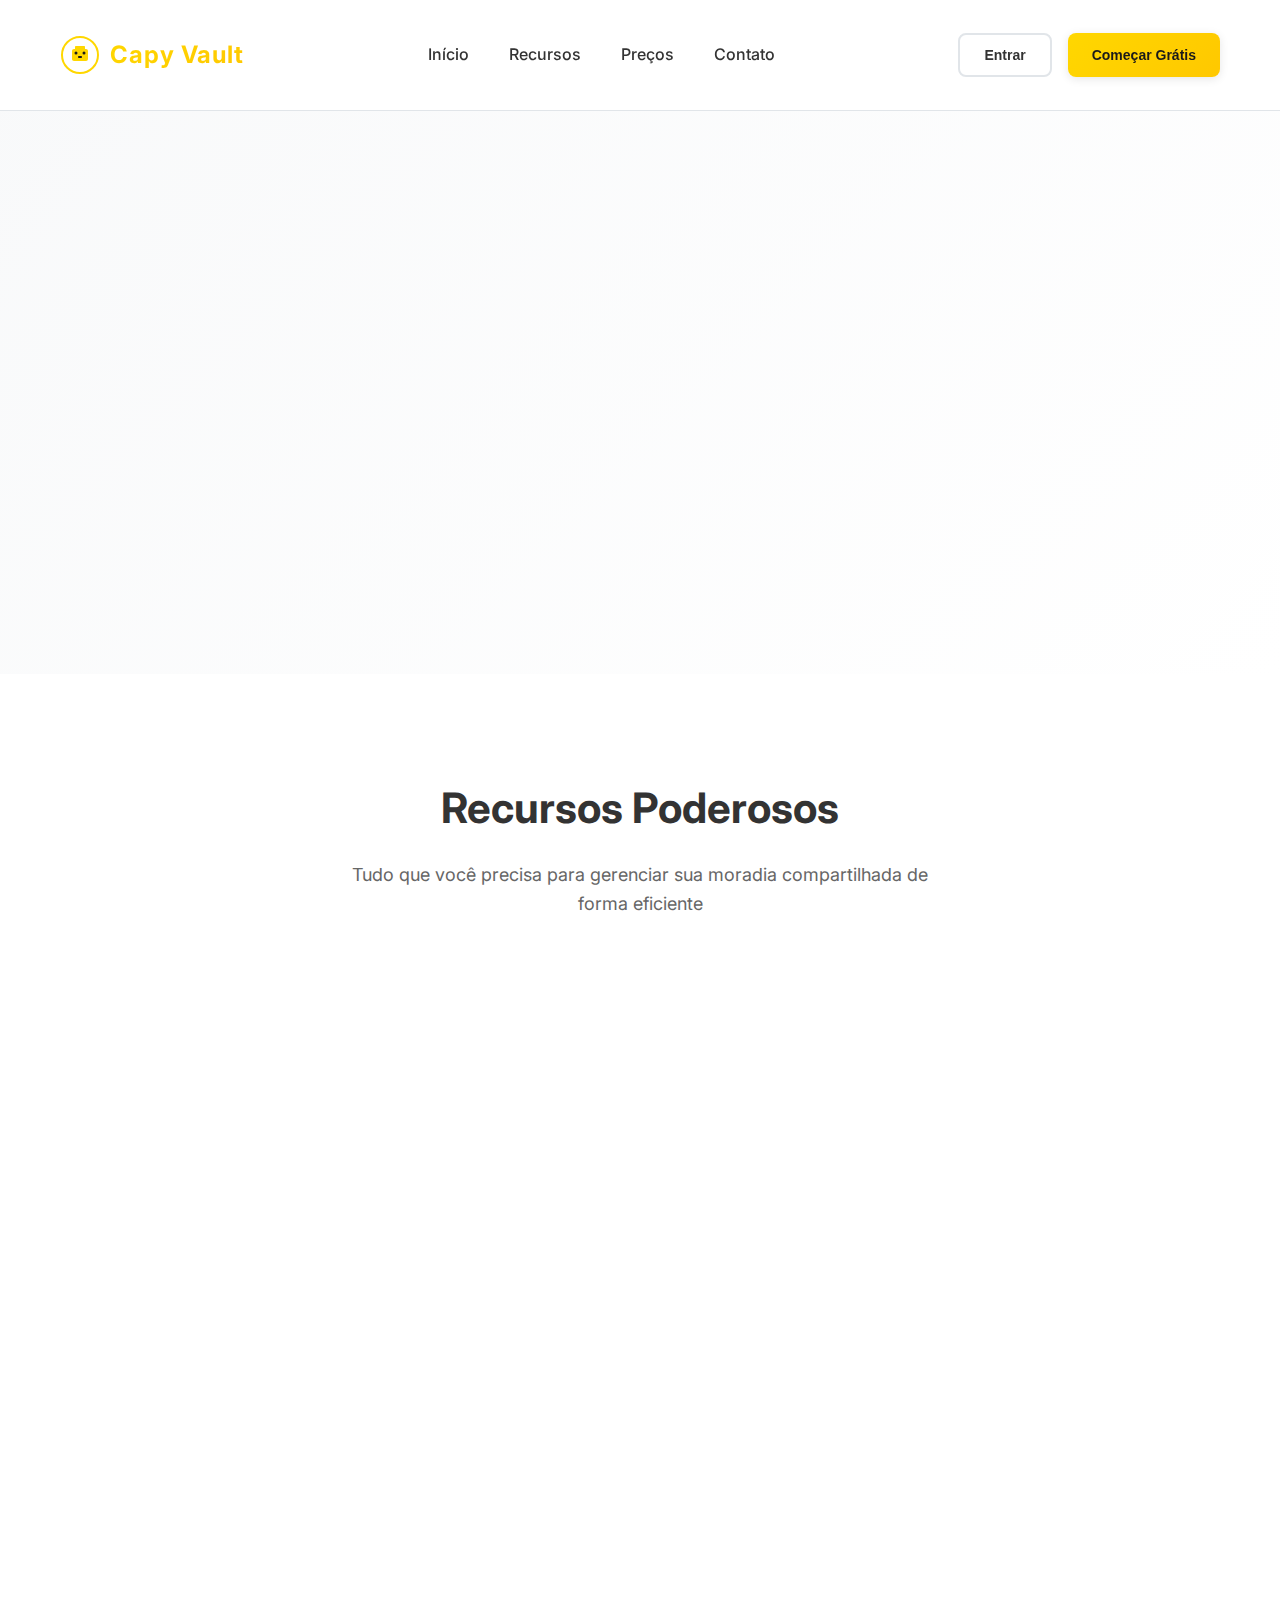
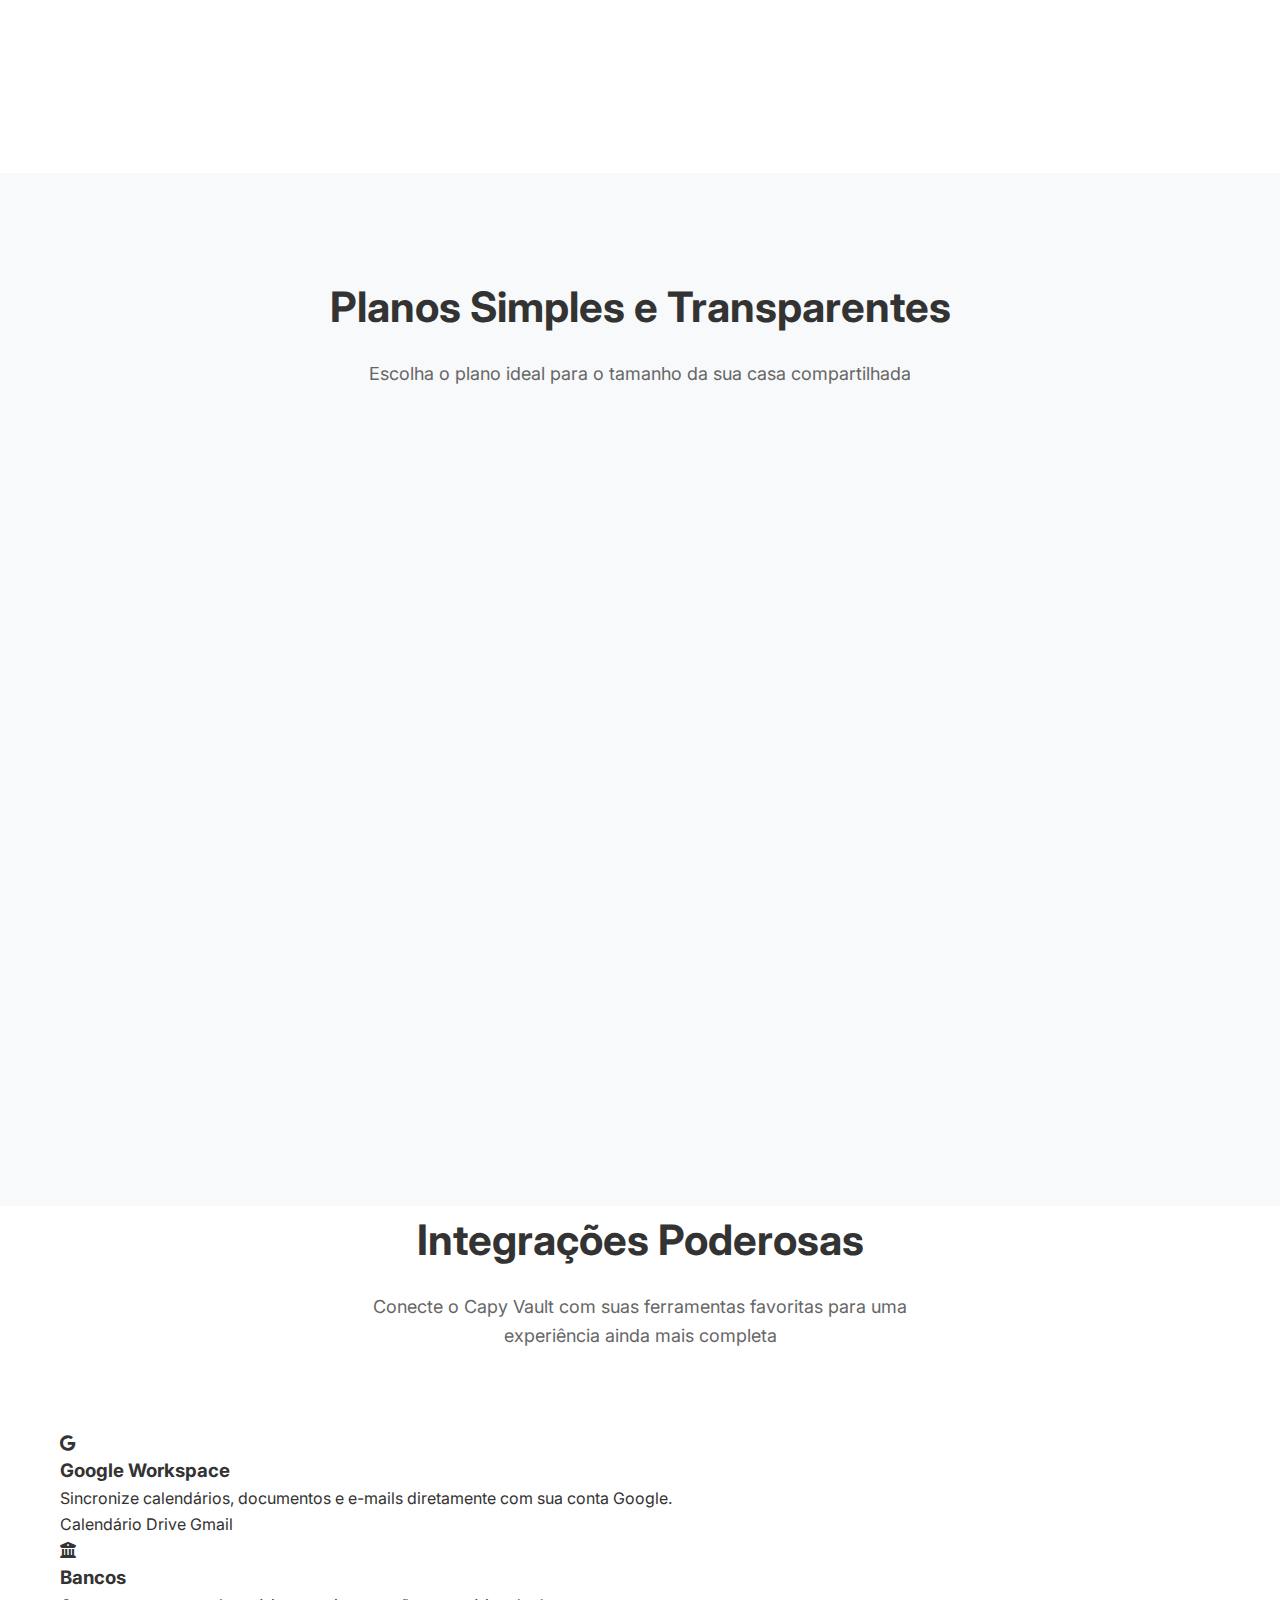
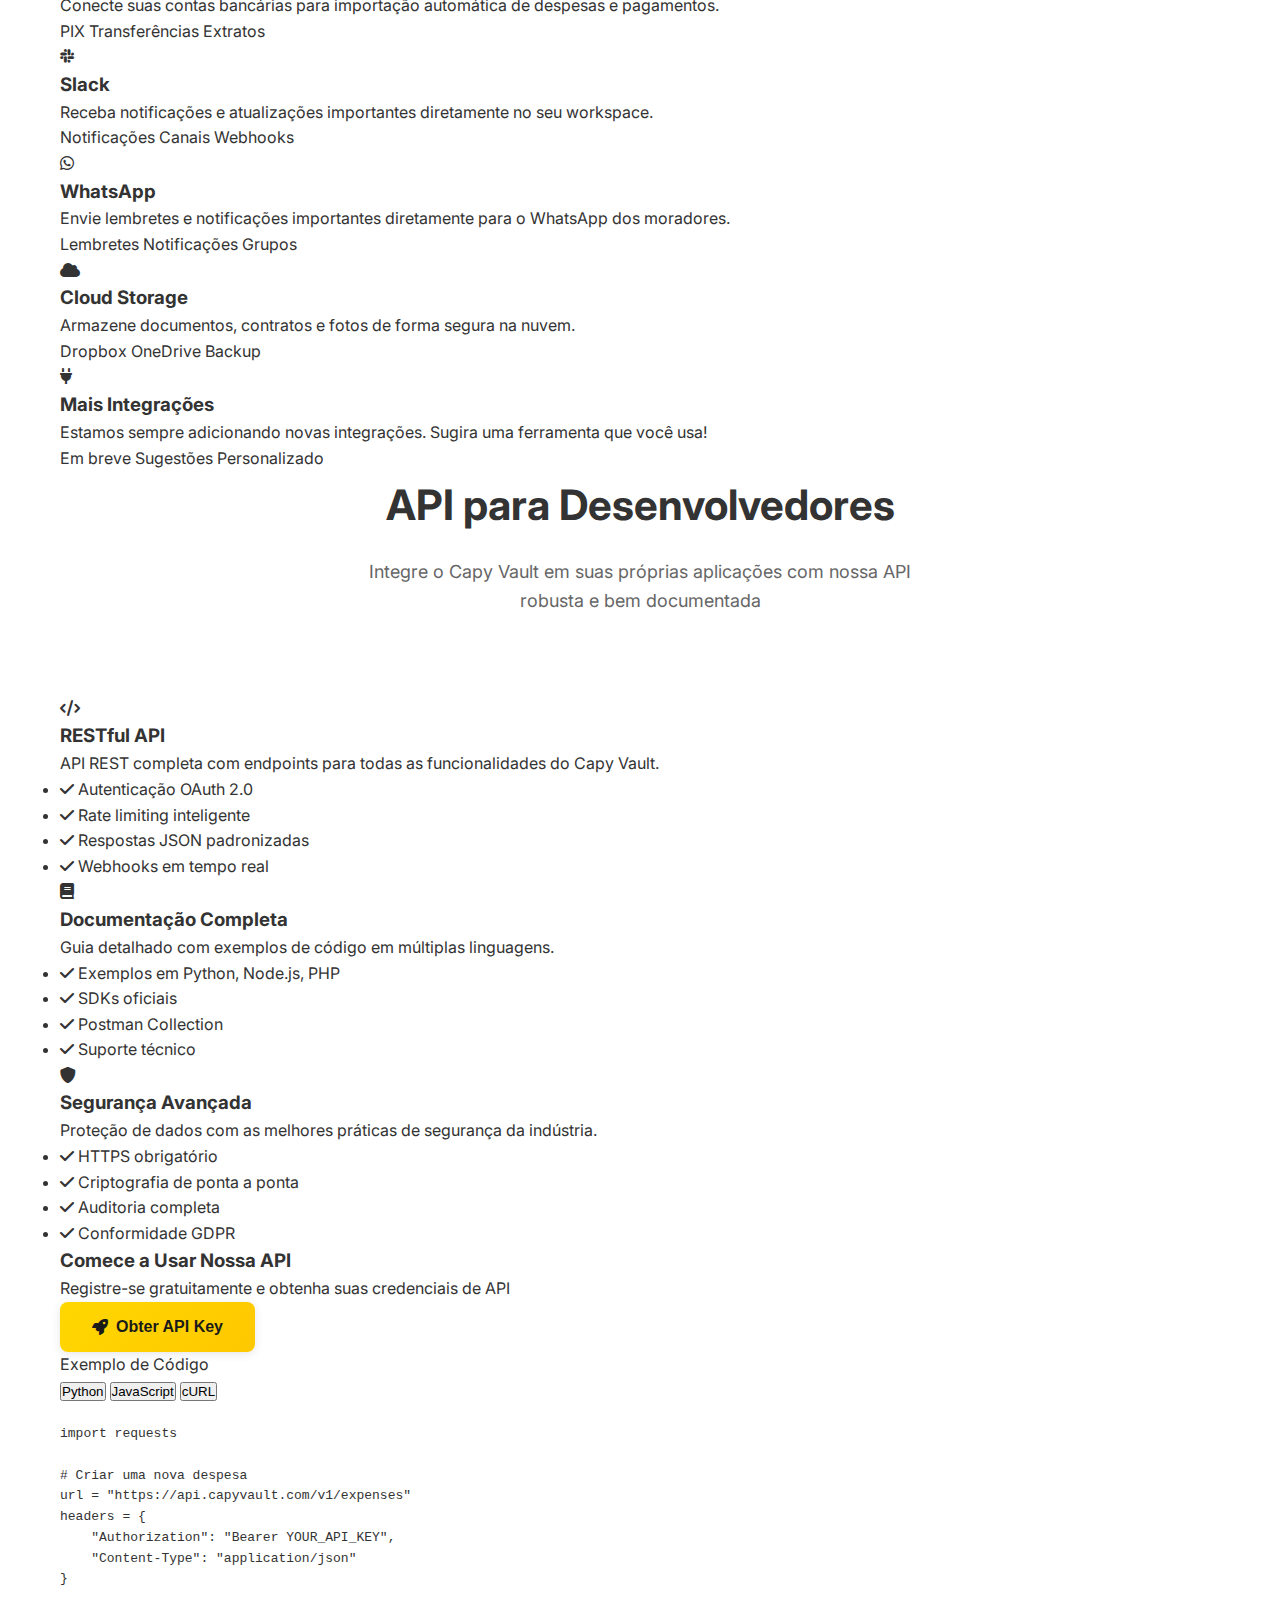
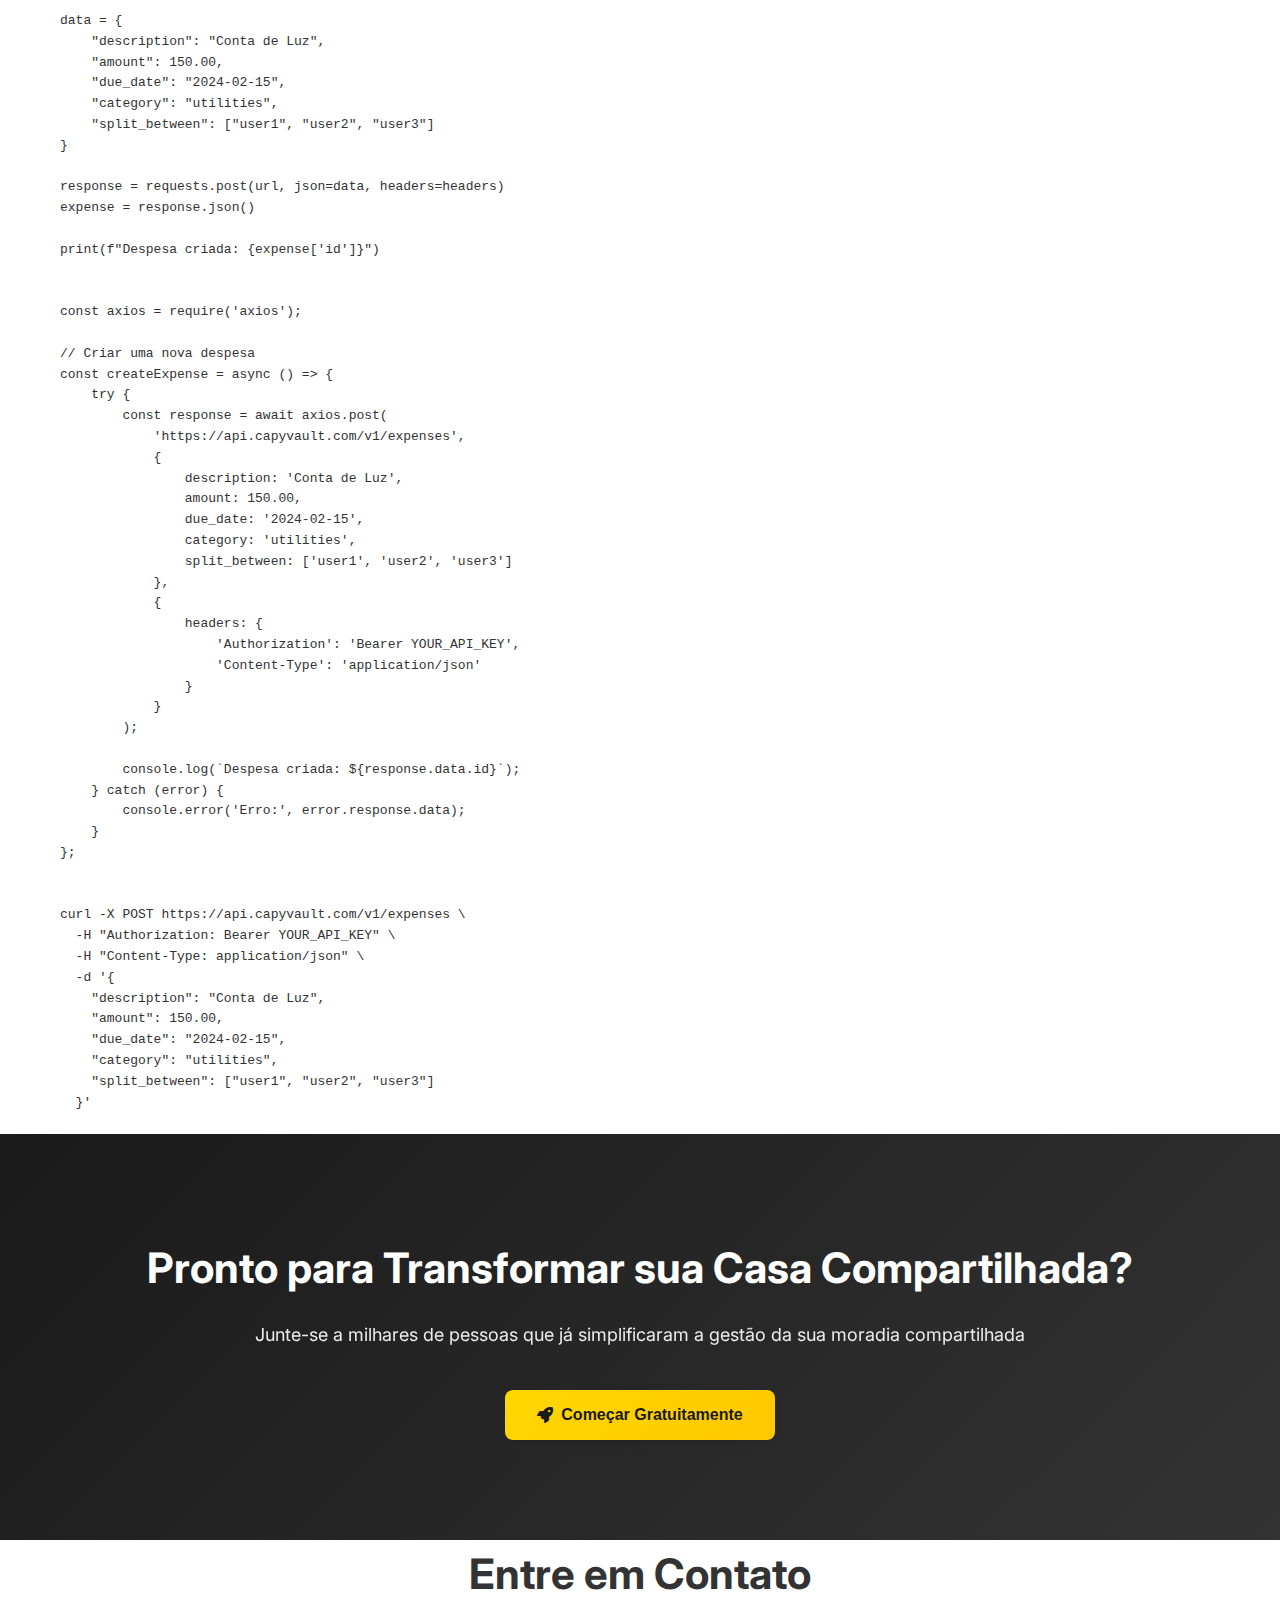
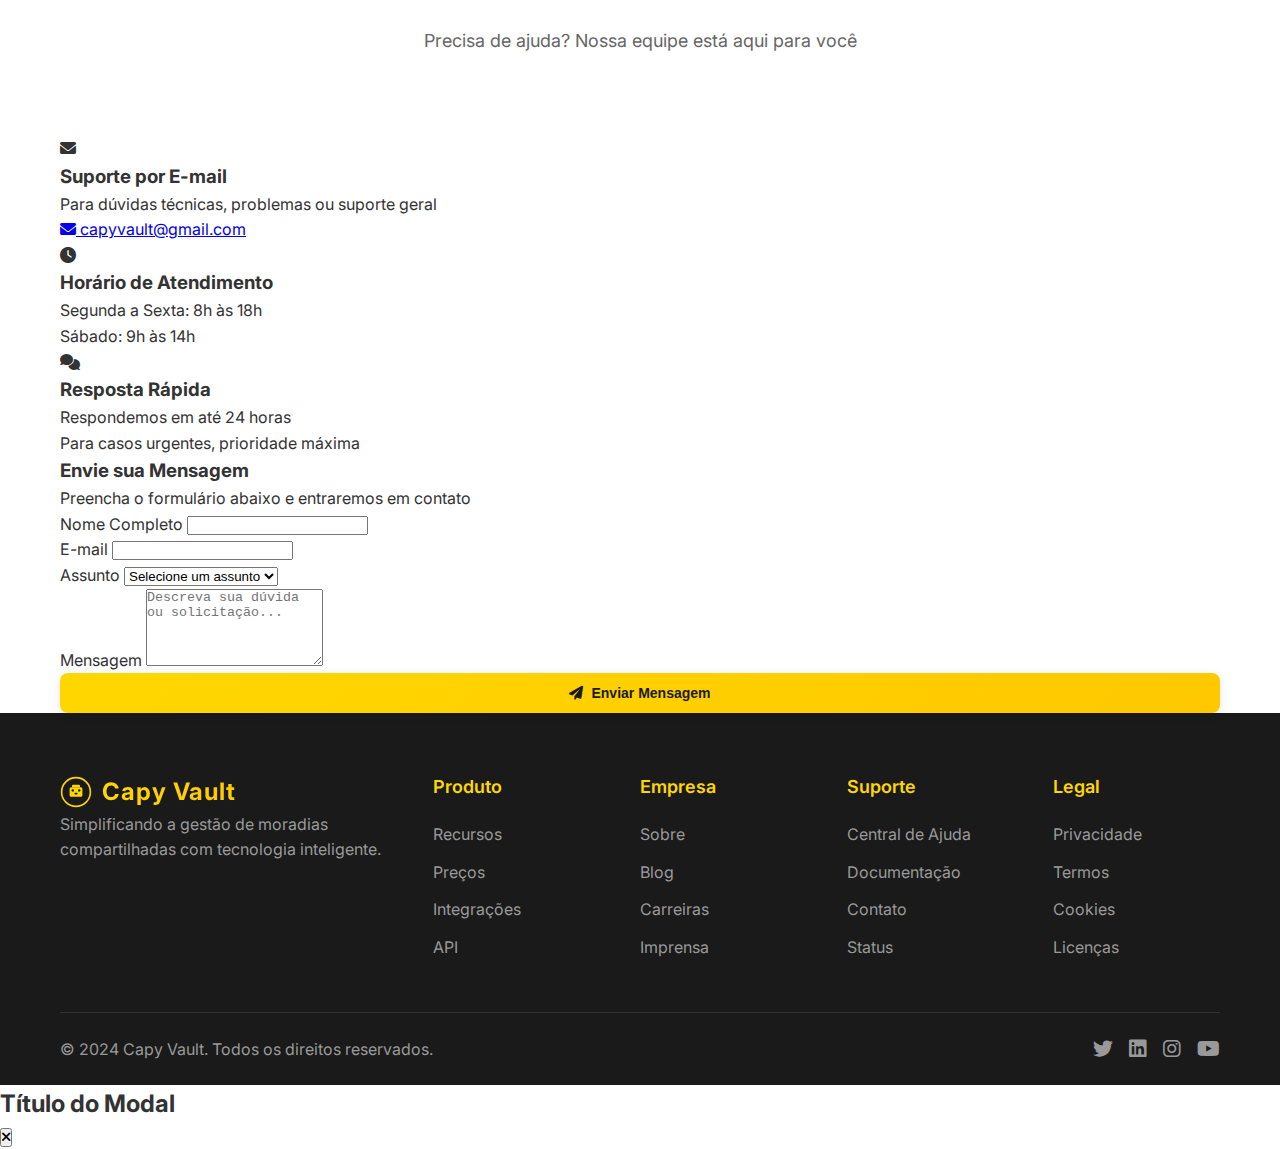
<file: Downloads/Frontend-moradiacompartilhada-216d02c45101c253df870dcdce8bdfe3a4cbe1d9/index.html>
<!DOCTYPE html>
<html lang="pt-BR">
<head>
    <meta charset="UTF-8">
    <meta name="viewport" content="width=device-width, initial-scale=1.0">
    <title>Capy Vault - Gestão Inteligente de Moradia Compartilhada</title>
    <link rel="stylesheet" href="styles.css">
    <link href="https://fonts.googleapis.com/css2?family=Inter:wght@300;400;500;600;700&display=swap" rel="stylesheet">
    <link rel="stylesheet" href="https://cdnjs.cloudflare.com/ajax/libs/font-awesome/6.0.0/css/all.min.css">
    <script src="app.js" defer></script>
</head>
<body>
    <!-- Header -->
    <header class="header">
        <nav class="nav">
            <div class="nav-container">
                <div class="logo">
                    <div class="logo-icon">
                        <svg width="40" height="40" viewBox="0 0 40 40" fill="none">
                            <circle cx="20" cy="20" r="18" stroke="#FFD700" stroke-width="2" fill="none"/>
                            <path d="M12 16C12 14.8954 12.8954 14 14 14H26C27.1046 14 28 14.8954 28 16V24C28 25.1046 27.1046 26 26 26H14C12.8954 26 12 25.1046 12 24V16Z" fill="#FFD700"/>
                            <circle cx="16" cy="18" r="1.5" fill="#1a1a1a"/>
                            <circle cx="24" cy="18" r="1.5" fill="#1a1a1a"/>
                            <path d="M18 22C18 21.4477 18.4477 21 19 21H21C21.5523 21 22 21.4477 22 22C22 22.5523 21.5523 23 21 23H19C18.4477 23 18 22.5523 18 22Z" fill="#1a1a1a"/>
                            <path d="M15 12C15 11.4477 15.4477 11 16 11H24C24.5523 11 25 11.4477 25 12V14H15V12Z" fill="#FFD700"/>
                        </svg>
                    </div>
                    <span class="logo-text">Capy Vault</span>
                </div>
                <ul class="nav-menu">
                    <li><a href="#home">Início</a></li>
                    <li><a href="#features">Recursos</a></li>
                    <li><a href="#pricing">Preços</a></li>
                    <li><a href="#contact">Contato</a></li>
                </ul>
                <div class="nav-buttons">
                    <button class="btn btn-outline">Entrar</button>
                    <button class="btn btn-primary">Começar Grátis</button>
                </div>
                <div class="hamburger">
                    <span></span>
                    <span></span>
                    <span></span>
                </div>
            </div>
        </nav>
    </header>

    <!-- Hero Section -->
    <section id="home" class="hero">
        <div class="hero-container">
            <div class="hero-content">
                <h1 class="hero-title">
                    Gestão Inteligente de 
                    <span class="highlight">Moradia Compartilhada</span>
                </h1>
                <p class="hero-subtitle">
                    Simplifique a administração da sua casa compartilhada com ferramentas inteligentes. 
                    Controle despesas, organize tarefas e mantenha a harmonia entre os moradores.
                </p>
                <div class="hero-buttons">
                    <button class="btn btn-primary btn-large">
                        <i class="fas fa-rocket"></i>
                        Começar Agora
                    </button>
                    <button class="btn btn-outline btn-large" onclick="window.location.href='demo.html'">
                        <i class="fas fa-play"></i>
                        Ver Demo
                    </button>
                </div>
                <div class="hero-stats">
                    <div class="stat">
                        <span class="stat-number">10k+</span>
                        <span class="stat-label">Casas Gerenciadas</span>
                    </div>
                    <div class="stat">
                        <span class="stat-number">50k+</span>
                        <span class="stat-label">Usuários Ativos</span>
                    </div>
                    <div class="stat">
                        <span class="stat-number">98%</span>
                        <span class="stat-label">Satisfação</span>
                    </div>
                </div>
            </div>
            <div class="hero-image">
                <div class="dashboard-mockup">
                    <div class="mockup-header">
                        <div class="mockup-dots">
                            <span></span>
                            <span></span>
                            <span></span>
                        </div>
                    </div>
                    <div class="mockup-content">
                        <div class="mockup-sidebar">
                            <div class="sidebar-item active">
                                <i class="fas fa-home"></i>
                                <span>Dashboard</span>
                            </div>
                            <div class="sidebar-item">
                                <i class="fas fa-dollar-sign"></i>
                                <span>Despesas</span>
                            </div>
                            <div class="sidebar-item">
                                <i class="fas fa-tasks"></i>
                                <span>Tarefas</span>
                            </div>
                            <div class="sidebar-item">
                                <i class="fas fa-users"></i>
                                <span>Moradores</span>
                            </div>
                        </div>
                        <div class="mockup-main">
                            <div class="mockup-card">
                                <h3>Resumo Mensal</h3>
                                <div class="mockup-chart">
                                    <div class="chart-bar" style="height: 60%"></div>
                                    <div class="chart-bar" style="height: 80%"></div>
                                    <div class="chart-bar" style="height: 45%"></div>
                                    <div class="chart-bar" style="height: 90%"></div>
                                </div>
                            </div>
                            <div class="mockup-card">
                                <h3>Próximas Tarefas</h3>
                                <div class="task-item">
                                    <span>Limpeza da Cozinha</span>
                                    <span class="task-date">Hoje</span>
                                </div>
                                <div class="task-item">
                                    <span>Pagamento do Aluguel</span>
                                    <span class="task-date">Amanhã</span>
                                </div>
                            </div>
                        </div>
                    </div>
                </div>
            </div>
        </div>
    </section>

    <!-- Features Section -->
    <section id="features" class="features">
        <div class="container">
            <div class="section-header">
                <h2>Recursos Poderosos</h2>
                <p>Tudo que você precisa para gerenciar sua moradia compartilhada de forma eficiente</p>
            </div>
            <div class="features-grid">
                <div class="feature-card">
                    <div class="feature-icon">
                        <i class="fas fa-calculator"></i>
                    </div>
                    <h3>Gestão de Despesas</h3>
                    <p>Divida contas automaticamente, acompanhe pagamentos e mantenha o controle financeiro da casa.</p>
                </div>
                <div class="feature-card">
                    <div class="feature-icon">
                        <i class="fas fa-calendar-check"></i>
                    </div>
                    <h3>Agenda Compartilhada</h3>
                    <p>Organize eventos, reservas de espaços comuns e mantenha todos informados sobre a rotina da casa.</p>
                </div>
                <div class="feature-card">
                    <div class="feature-icon">
                        <i class="fas fa-clipboard-list"></i>
                    </div>
                    <h3>Lista de Tarefas</h3>
                    <p>Crie e distribua tarefas domésticas de forma justa, com lembretes automáticos e acompanhamento.</p>
                </div>
                <div class="feature-card">
                    <div class="feature-icon">
                        <i class="fas fa-comments"></i>
                    </div>
                    <h3>Comunicação Integrada</h3>
                    <p>Chat interno, notificações e avisos importantes para manter todos conectados e informados.</p>
                </div>
                <div class="feature-card">
                    <div class="feature-icon">
                        <i class="fas fa-chart-line"></i>
                    </div>
                    <h3>Relatórios Detalhados</h3>
                    <p>Visualize gastos, consumo de energia, água e outros dados importantes para otimizar custos.</p>
                </div>
                <div class="feature-card">
                    <div class="feature-icon">
                        <i class="fas fa-mobile-alt"></i>
                    </div>
                    <h3>App Mobile</h3>
                    <p>Acesse todas as funcionalidades pelo celular, com notificações push e interface otimizada.</p>
                </div>
            </div>
        </div>
    </section>

    <!-- Pricing Section -->
    <section id="pricing" class="pricing">
        <div class="container">
            <div class="section-header">
                <h2>Planos Simples e Transparentes</h2>
                <p>Escolha o plano ideal para o tamanho da sua casa compartilhada</p>
            </div>
            <div class="pricing-grid">
                <div class="pricing-card">
                    <div class="pricing-header">
                        <h3>Básico</h3>
                        <div class="price">
                            <span class="currency">R$</span>
                            <span class="amount">19</span>
                            <span class="period">/mês</span>
                        </div>
                        <p>Perfeito para casas pequenas</p>
                    </div>
                    <ul class="pricing-features">
                        <li><i class="fas fa-check"></i> Até 4 moradores</li>
                        <li><i class="fas fa-check"></i> Gestão de despesas</li>
                        <li><i class="fas fa-check"></i> Lista de tarefas</li>
                        <li><i class="fas fa-check"></i> Chat interno</li>
                        <li><i class="fas fa-check"></i> App mobile</li>
                    </ul>
                    <button class="btn btn-outline btn-full">Começar Grátis</button>
                </div>
                <div class="pricing-card featured">
                    <div class="pricing-badge">Mais Popular</div>
                    <div class="pricing-header">
                        <h3>Profissional</h3>
                        <div class="price">
                            <span class="currency">R$</span>
                            <span class="amount">39</span>
                            <span class="period">/mês</span>
                        </div>
                        <p>Ideal para casas médias</p>
                    </div>
                    <ul class="pricing-features">
                        <li><i class="fas fa-check"></i> Até 8 moradores</li>
                        <li><i class="fas fa-check"></i> Tudo do Básico</li>
                        <li><i class="fas fa-check"></i> Relatórios avançados</li>
                        <li><i class="fas fa-check"></i> Agenda compartilhada</li>
                        <li><i class="fas fa-check"></i> Integração bancária</li>
                        <li><i class="fas fa-check"></i> Suporte prioritário</li>
                    </ul>
                    <button class="btn btn-primary btn-full">Começar Grátis</button>
                </div>
                <div class="pricing-card">
                    <div class="pricing-header">
                        <h3>Empresarial</h3>
                        <div class="price">
                            <span class="currency">R$</span>
                            <span class="amount">79</span>
                            <span class="period">/mês</span>
                        </div>
                        <p>Para grandes residências</p>
                    </div>
                    <ul class="pricing-features">
                        <li><i class="fas fa-check"></i> Moradores ilimitados</li>
                        <li><i class="fas fa-check"></i> Tudo do Profissional</li>
                        <li><i class="fas fa-check"></i> Múltiplas unidades</li>
                        <li><i class="fas fa-check"></i> API personalizada</li>
                        <li><i class="fas fa-check"></i> Gerente de conta</li>
                        <li><i class="fas fa-check"></i> Treinamento incluído</li>
                    </ul>
                    <button class="btn btn-outline btn-full">Falar com Vendas</button>
                </div>
            </div>
        </div>
    </section>

    <!-- Integrations Section -->
    <section id="integrations" class="integrations">
        <div class="container">
            <div class="section-header">
                <h2>Integrações Poderosas</h2>
                <p>Conecte o Capy Vault com suas ferramentas favoritas para uma experiência ainda mais completa</p>
            </div>
            <div class="integrations-grid">
                <div class="integration-card">
                    <div class="integration-icon">
                        <i class="fab fa-google"></i>
                    </div>
                    <h3>Google Workspace</h3>
                    <p>Sincronize calendários, documentos e e-mails diretamente com sua conta Google.</p>
                    <div class="integration-features">
                        <span class="feature-tag">Calendário</span>
                        <span class="feature-tag">Drive</span>
                        <span class="feature-tag">Gmail</span>
                    </div>
                </div>
                <div class="integration-card">
                    <div class="integration-icon">
                        <i class="fas fa-university"></i>
                    </div>
                    <h3>Bancos</h3>
                    <p>Conecte suas contas bancárias para importação automática de despesas e pagamentos.</p>
                    <div class="integration-features">
                        <span class="feature-tag">PIX</span>
                        <span class="feature-tag">Transferências</span>
                        <span class="feature-tag">Extratos</span>
                    </div>
                </div>
                <div class="integration-card">
                    <div class="integration-icon">
                        <i class="fab fa-slack"></i>
                    </div>
                    <h3>Slack</h3>
                    <p>Receba notificações e atualizações importantes diretamente no seu workspace.</p>
                    <div class="integration-features">
                        <span class="feature-tag">Notificações</span>
                        <span class="feature-tag">Canais</span>
                        <span class="feature-tag">Webhooks</span>
                    </div>
                </div>
                <div class="integration-card">
                    <div class="integration-icon">
                        <i class="fab fa-whatsapp"></i>
                    </div>
                    <h3>WhatsApp</h3>
                    <p>Envie lembretes e notificações importantes diretamente para o WhatsApp dos moradores.</p>
                    <div class="integration-features">
                        <span class="feature-tag">Lembretes</span>
                        <span class="feature-tag">Notificações</span>
                        <span class="feature-tag">Grupos</span>
                    </div>
                </div>
                <div class="integration-card">
                    <div class="integration-icon">
                        <i class="fas fa-cloud"></i>
                    </div>
                    <h3>Cloud Storage</h3>
                    <p>Armazene documentos, contratos e fotos de forma segura na nuvem.</p>
                    <div class="integration-features">
                        <span class="feature-tag">Dropbox</span>
                        <span class="feature-tag">OneDrive</span>
                        <span class="feature-tag">Backup</span>
                    </div>
                </div>
                <div class="integration-card">
                    <div class="integration-icon">
                        <i class="fas fa-plug"></i>
                    </div>
                    <h3>Mais Integrações</h3>
                    <p>Estamos sempre adicionando novas integrações. Sugira uma ferramenta que você usa!</p>
                    <div class="integration-features">
                        <span class="feature-tag">Em breve</span>
                        <span class="feature-tag">Sugestões</span>
                        <span class="feature-tag">Personalizado</span>
                    </div>
                </div>
            </div>
        </div>
    </section>

    <!-- API Section -->
    <section id="api" class="api">
        <div class="container">
            <div class="section-header">
                <h2>API para Desenvolvedores</h2>
                <p>Integre o Capy Vault em suas próprias aplicações com nossa API robusta e bem documentada</p>
            </div>
            <div class="api-content">
                <div class="api-info">
                    <div class="api-card">
                        <div class="api-icon">
                            <i class="fas fa-code"></i>
                        </div>
                        <h3>RESTful API</h3>
                        <p>API REST completa com endpoints para todas as funcionalidades do Capy Vault.</p>
                        <ul class="api-features">
                            <li><i class="fas fa-check"></i> Autenticação OAuth 2.0</li>
                            <li><i class="fas fa-check"></i> Rate limiting inteligente</li>
                            <li><i class="fas fa-check"></i> Respostas JSON padronizadas</li>
                            <li><i class="fas fa-check"></i> Webhooks em tempo real</li>
                        </ul>
                    </div>
                    <div class="api-card">
                        <div class="api-icon">
                            <i class="fas fa-book"></i>
                        </div>
                        <h3>Documentação Completa</h3>
                        <p>Guia detalhado com exemplos de código em múltiplas linguagens.</p>
                        <ul class="api-features">
                            <li><i class="fas fa-check"></i> Exemplos em Python, Node.js, PHP</li>
                            <li><i class="fas fa-check"></i> SDKs oficiais</li>
                            <li><i class="fas fa-check"></i> Postman Collection</li>
                            <li><i class="fas fa-check"></i> Suporte técnico</li>
                        </ul>
                    </div>
                    <div class="api-card">
                        <div class="api-icon">
                            <i class="fas fa-shield-alt"></i>
                        </div>
                        <h3>Segurança Avançada</h3>
                        <p>Proteção de dados com as melhores práticas de segurança da indústria.</p>
                        <ul class="api-features">
                            <li><i class="fas fa-check"></i> HTTPS obrigatório</li>
                            <li><i class="fas fa-check"></i> Criptografia de ponta a ponta</li>
                            <li><i class="fas fa-check"></i> Auditoria completa</li>
                            <li><i class="fas fa-check"></i> Conformidade GDPR</li>
                        </ul>
                    </div>
                </div>
                <div class="api-demo">
                    <div class="api-cta">
                        <h3>Comece a Usar Nossa API</h3>
                        <p>Registre-se gratuitamente e obtenha suas credenciais de API</p>
                        <button class="btn btn-primary btn-large">
                            <i class="fas fa-rocket"></i>
                            Obter API Key
                        </button>
                    </div>
                    <div class="code-example">
                            <div class="code-header">
                                <span>Exemplo de Código</span>
                                <div class="code-tabs">
                                    <button class="code-tab active" data-lang="python">Python</button>
                                    <button class="code-tab" data-lang="javascript">JavaScript</button>
                                    <button class="code-tab" data-lang="curl">cURL</button>
                                </div>
                            </div>
                            <div class="code-content">
                                <pre><code class="language-python active">
import requests

# Criar uma nova despesa
url = "https://api.capyvault.com/v1/expenses"
headers = {
    "Authorization": "Bearer YOUR_API_KEY",
    "Content-Type": "application/json"
}

data = {
    "description": "Conta de Luz",
    "amount": 150.00,
    "due_date": "2024-02-15",
    "category": "utilities",
    "split_between": ["user1", "user2", "user3"]
}

response = requests.post(url, json=data, headers=headers)
expense = response.json()

print(f"Despesa criada: {expense['id']}")
                                </code></pre>
                                <pre><code class="language-javascript">
const axios = require('axios');

// Criar uma nova despesa
const createExpense = async () => {
    try {
        const response = await axios.post(
            'https://api.capyvault.com/v1/expenses',
            {
                description: 'Conta de Luz',
                amount: 150.00,
                due_date: '2024-02-15',
                category: 'utilities',
                split_between: ['user1', 'user2', 'user3']
            },
            {
                headers: {
                    'Authorization': 'Bearer YOUR_API_KEY',
                    'Content-Type': 'application/json'
                }
            }
        );
        
        console.log(`Despesa criada: ${response.data.id}`);
    } catch (error) {
        console.error('Erro:', error.response.data);
    }
};
                                </code></pre>
                                <pre><code class="language-curl">
curl -X POST https://api.capyvault.com/v1/expenses \
  -H "Authorization: Bearer YOUR_API_KEY" \
  -H "Content-Type: application/json" \
  -d '{
    "description": "Conta de Luz",
    "amount": 150.00,
    "due_date": "2024-02-15",
    "category": "utilities",
    "split_between": ["user1", "user2", "user3"]
  }'
                                </code></pre>
                            </div>
                        </div>
                    </div>
                </div>
            </div>
        </div>
    </section>

    <!-- CTA Section -->
    <section class="cta">
        <div class="container">
            <div class="cta-content">
                <h2>Pronto para Transformar sua Casa Compartilhada?</h2>
                <p>Junte-se a milhares de pessoas que já simplificaram a gestão da sua moradia compartilhada</p>
                <button class="btn btn-primary btn-large">
                    <i class="fas fa-rocket"></i>
                    Começar Gratuitamente
                </button>
            </div>
        </div>
    </section>

    <!-- Contact Section -->
    <section id="contact" class="contact">
        <div class="container">
            <div class="section-header">
                <h2>Entre em Contato</h2>
                <p>Precisa de ajuda? Nossa equipe está aqui para você</p>
            </div>
            <div class="contact-content">
                <div class="contact-info">
                    <div class="contact-card">
                        <div class="contact-icon">
                            <i class="fas fa-envelope"></i>
                        </div>
                        <h3>Suporte por E-mail</h3>
                        <p>Para dúvidas técnicas, problemas ou suporte geral</p>
                        <a href="mailto:capyvault@gmail.com" class="contact-link">
                            <i class="fas fa-envelope"></i>
                            capyvault@gmail.com
                        </a>
                    </div>
                    <div class="contact-card">
                        <div class="contact-icon">
                            <i class="fas fa-clock"></i>
                        </div>
                        <h3>Horário de Atendimento</h3>
                        <p>Segunda a Sexta: 8h às 18h</p>
                        <p>Sábado: 9h às 14h</p>
                    </div>
                    <div class="contact-card">
                        <div class="contact-icon">
                            <i class="fas fa-comments"></i>
                        </div>
                        <h3>Resposta Rápida</h3>
                        <p>Respondemos em até 24 horas</p>
                        <p>Para casos urgentes, prioridade máxima</p>
                    </div>
                </div>
                <div class="contact-form-container">
                    <div class="contact-form">
                        <h3>Envie sua Mensagem</h3>
                        <p>Preencha o formulário abaixo e entraremos em contato</p>
                        <form id="contactForm">
                            <div class="form-row">
                                <div class="form-group">
                                    <label for="name">Nome Completo</label>
                                    <input type="text" id="name" name="name" required>
                                </div>
                                <div class="form-group">
                                    <label for="email">E-mail</label>
                                    <input type="email" id="email" name="email" required>
                                </div>
                            </div>
                            <div class="form-group">
                                <label for="subject">Assunto</label>
                                <select id="subject" name="subject" required>
                                    <option value="">Selecione um assunto</option>
                                    <option value="suporte">Suporte Técnico</option>
                                    <option value="vendas">Vendas e Planos</option>
                                    <option value="parceria">Parcerias</option>
                                    <option value="sugestao">Sugestões</option>
                                    <option value="outro">Outro</option>
                                </select>
                            </div>
                            <div class="form-group">
                                <label for="message">Mensagem</label>
                                <textarea id="message" name="message" rows="5" placeholder="Descreva sua dúvida ou solicitação..." required></textarea>
                            </div>
                            <button type="submit" class="btn btn-primary btn-full">
                                <i class="fas fa-paper-plane"></i>
                                Enviar Mensagem
                            </button>
                        </form>
                    </div>
                </div>
            </div>
        </div>
    </section>

    <!-- Footer -->
    <footer class="footer">
        <div class="container">
            <div class="footer-content">
                <div class="footer-section">
                    <div class="logo">
                        <div class="logo-icon">
                            <svg width="32" height="32" viewBox="0 0 40 40" fill="none">
                                <circle cx="20" cy="20" r="18" stroke="#FFD700" stroke-width="2" fill="none"/>
                                <path d="M12 16C12 14.8954 12.8954 14 14 14H26C27.1046 14 28 14.8954 28 16V24C28 25.1046 27.1046 26 26 26H14C12.8954 26 12 25.1046 12 24V16Z" fill="#FFD700"/>
                                <circle cx="16" cy="18" r="1.5" fill="#1a1a1a"/>
                                <circle cx="24" cy="18" r="1.5" fill="#1a1a1a"/>
                                <path d="M18 22C18 21.4477 18.4477 21 19 21H21C21.5523 21 22 21.4477 22 22C22 22.5523 21.5523 23 21 23H19C18.4477 23 18 22.5523 18 22Z" fill="#1a1a1a"/>
                                <path d="M15 12C15 11.4477 15.4477 11 16 11H24C24.5523 11 25 11.4477 25 12V14H15V12Z" fill="#FFD700"/>
                            </svg>
                        </div>
                        <span class="logo-text">Capy Vault</span>
                    </div>
                    <p>Simplificando a gestão de moradias compartilhadas com tecnologia inteligente.</p>
                </div>
                <div class="footer-section">
                    <h4>Produto</h4>
                    <ul>
                        <li><a href="#features">Recursos</a></li>
                        <li><a href="#pricing">Preços</a></li>
                        <li><a href="#integrations">Integrações</a></li>
                        <li><a href="#api">API</a></li>
                    </ul>
                </div>
                <div class="footer-section">
                    <h4>Empresa</h4>
                    <ul>
                        <li><a href="#">Sobre</a></li>
                        <li><a href="#">Blog</a></li>
                        <li><a href="#">Carreiras</a></li>
                        <li><a href="#">Imprensa</a></li>
                    </ul>
                </div>
                <div class="footer-section">
                    <h4>Suporte</h4>
                    <ul>
                        <li><a href="#">Central de Ajuda</a></li>
                        <li><a href="#">Documentação</a></li>
                        <li><a href="#contact">Contato</a></li>
                        <li><a href="#">Status</a></li>
                    </ul>
                </div>
                                 <div class="footer-section">
                     <h4>Legal</h4>
                     <ul>
                         <li><a href="#" class="legal-link" data-modal="privacy">Privacidade</a></li>
                         <li><a href="#" class="legal-link" data-modal="terms">Termos</a></li>
                         <li><a href="#" class="legal-link" data-modal="cookies">Cookies</a></li>
                         <li><a href="#">Licenças</a></li>
                     </ul>
                 </div>
            </div>
            <div class="footer-bottom">
                <p>&copy; 2024 Capy Vault. Todos os direitos reservados.</p>
                <div class="social-links">
                    <a href="#"><i class="fab fa-twitter"></i></a>
                    <a href="#"><i class="fab fa-linkedin"></i></a>
                    <a href="#"><i class="fab fa-instagram"></i></a>
                    <a href="#"><i class="fab fa-youtube"></i></a>
                </div>
            </div>
        </div>
    </footer>

    <!-- Legal Modals -->
    <div id="legalModal" class="legal-modal">
        <div class="modal-overlay"></div>
        <div class="modal-content">
            <div class="modal-header">
                <h2 id="modalTitle">Título do Modal</h2>
                <button class="modal-close" id="modalClose">
                    <i class="fas fa-times"></i>
                </button>
            </div>
            <div class="modal-body" id="modalBody">
                <!-- Conteúdo será inserido dinamicamente -->
            </div>
        </div>
    </div>

    <script src="script.js"></script>
</body>
</html>
</file>
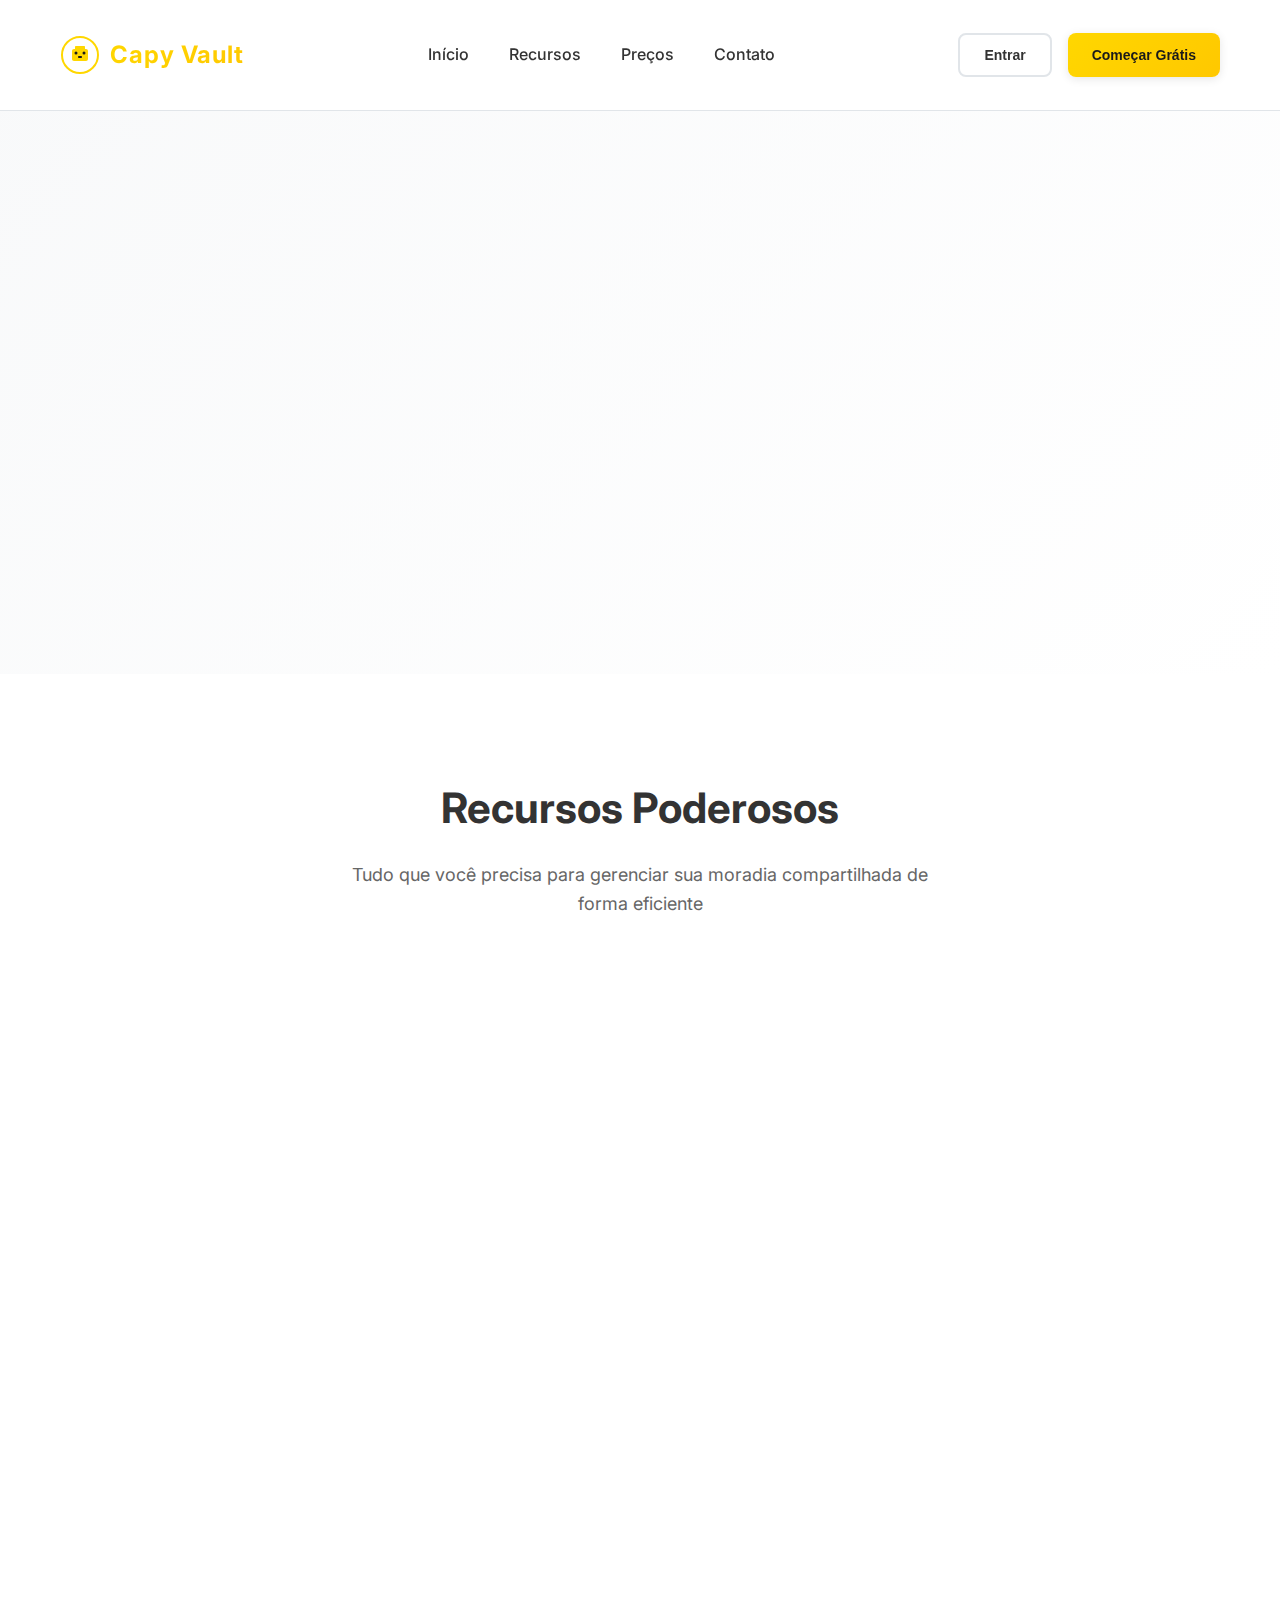
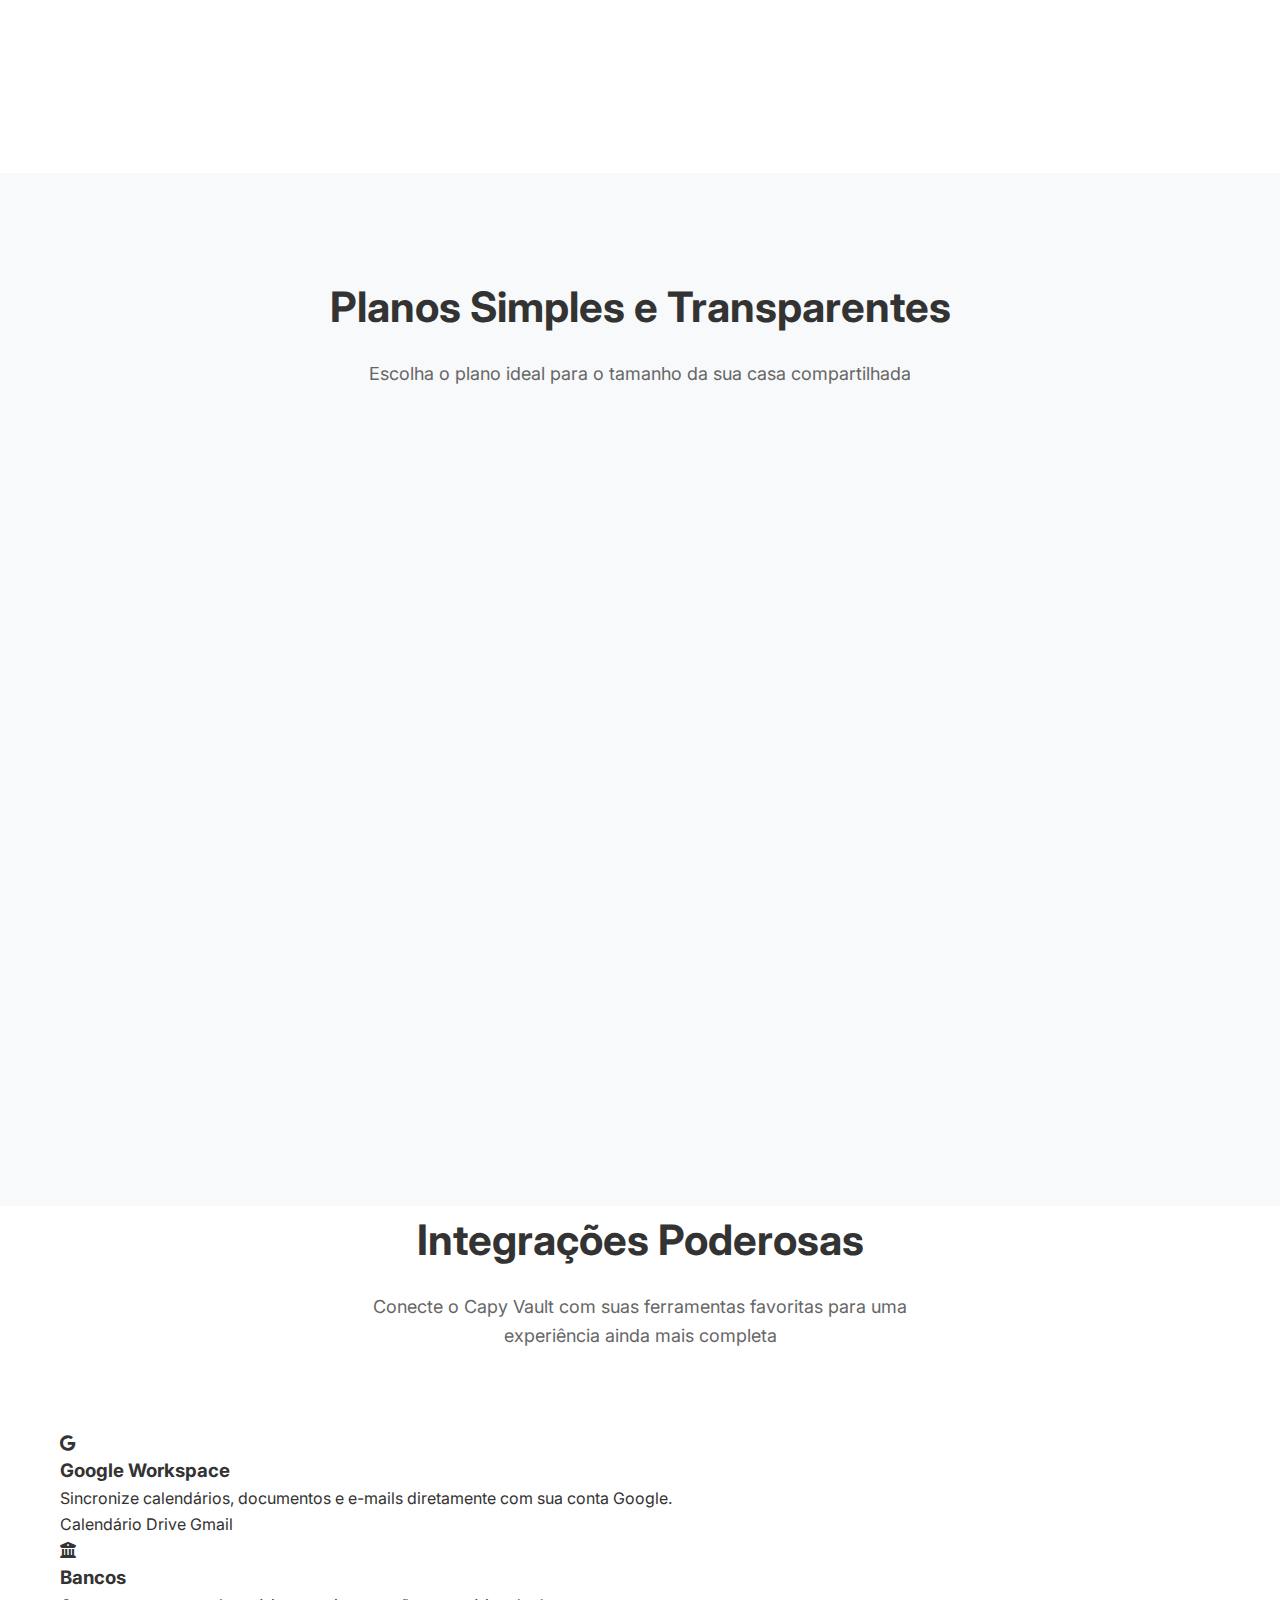
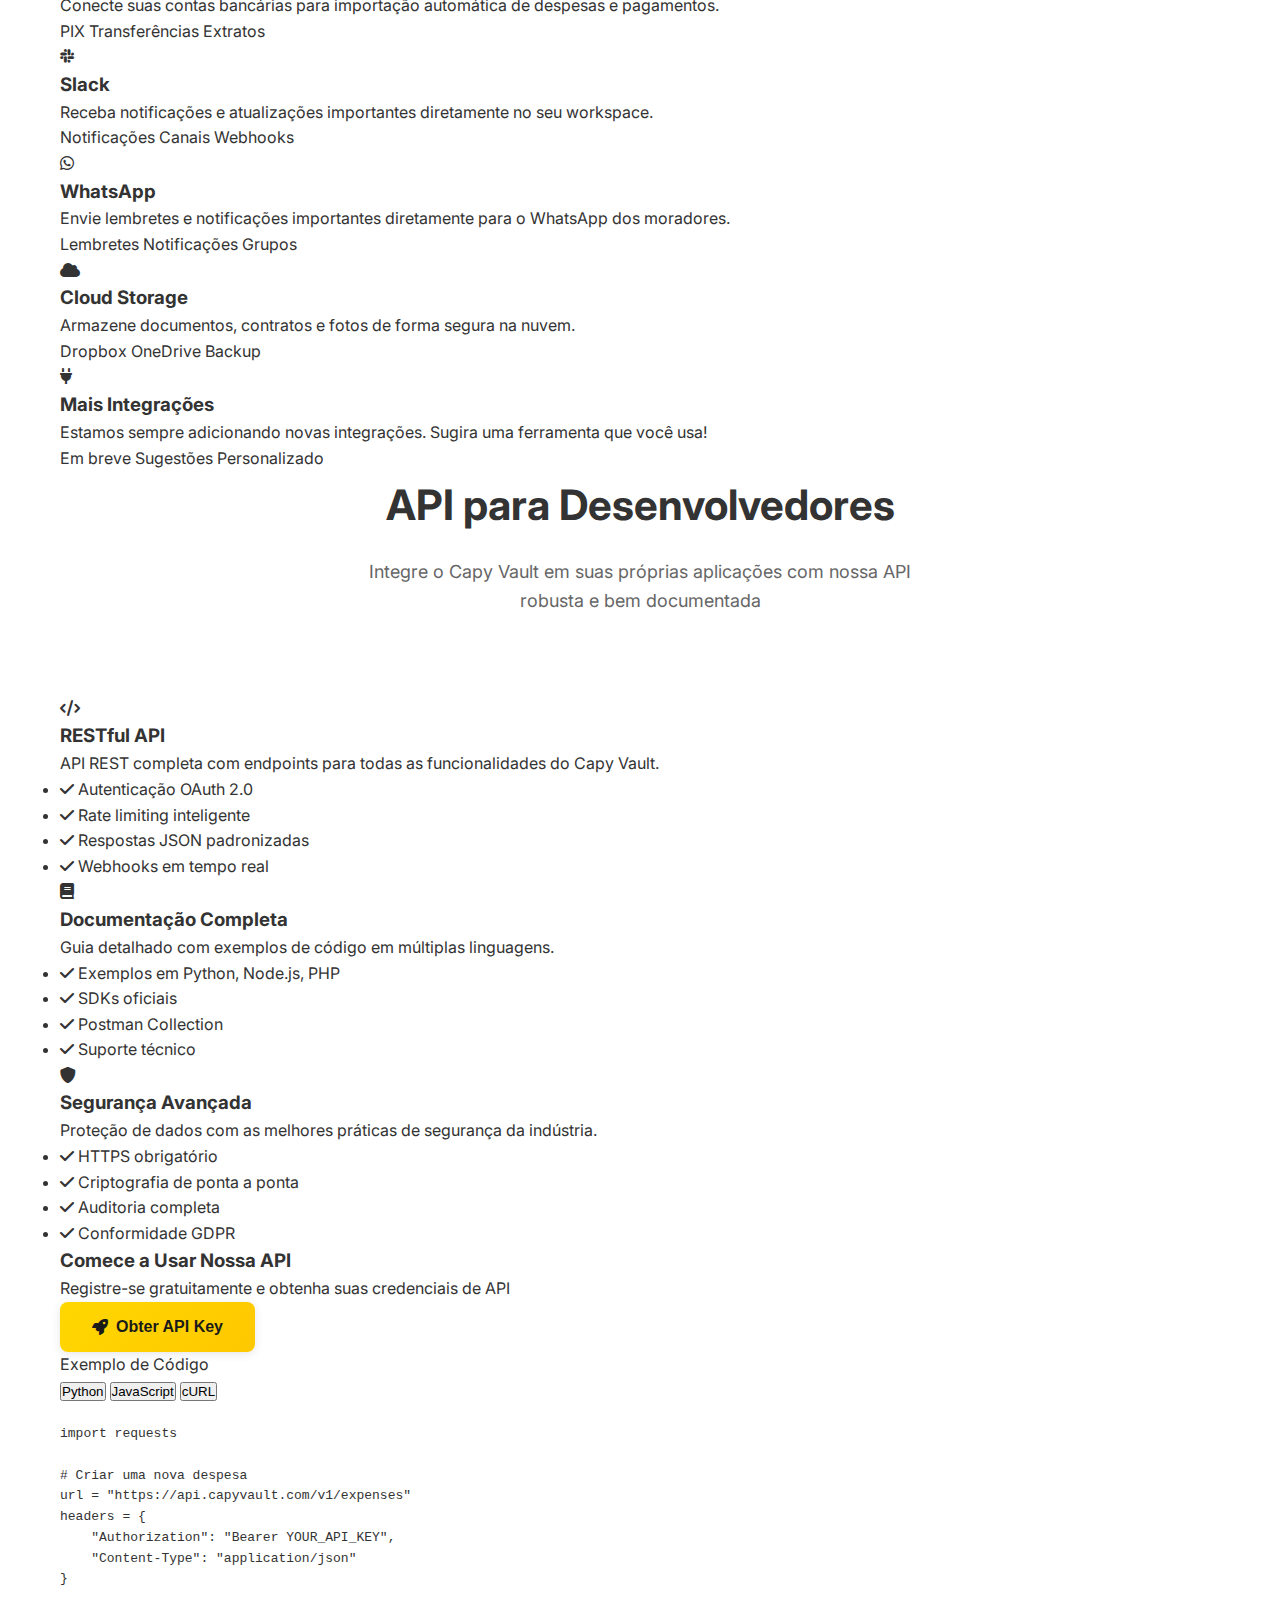
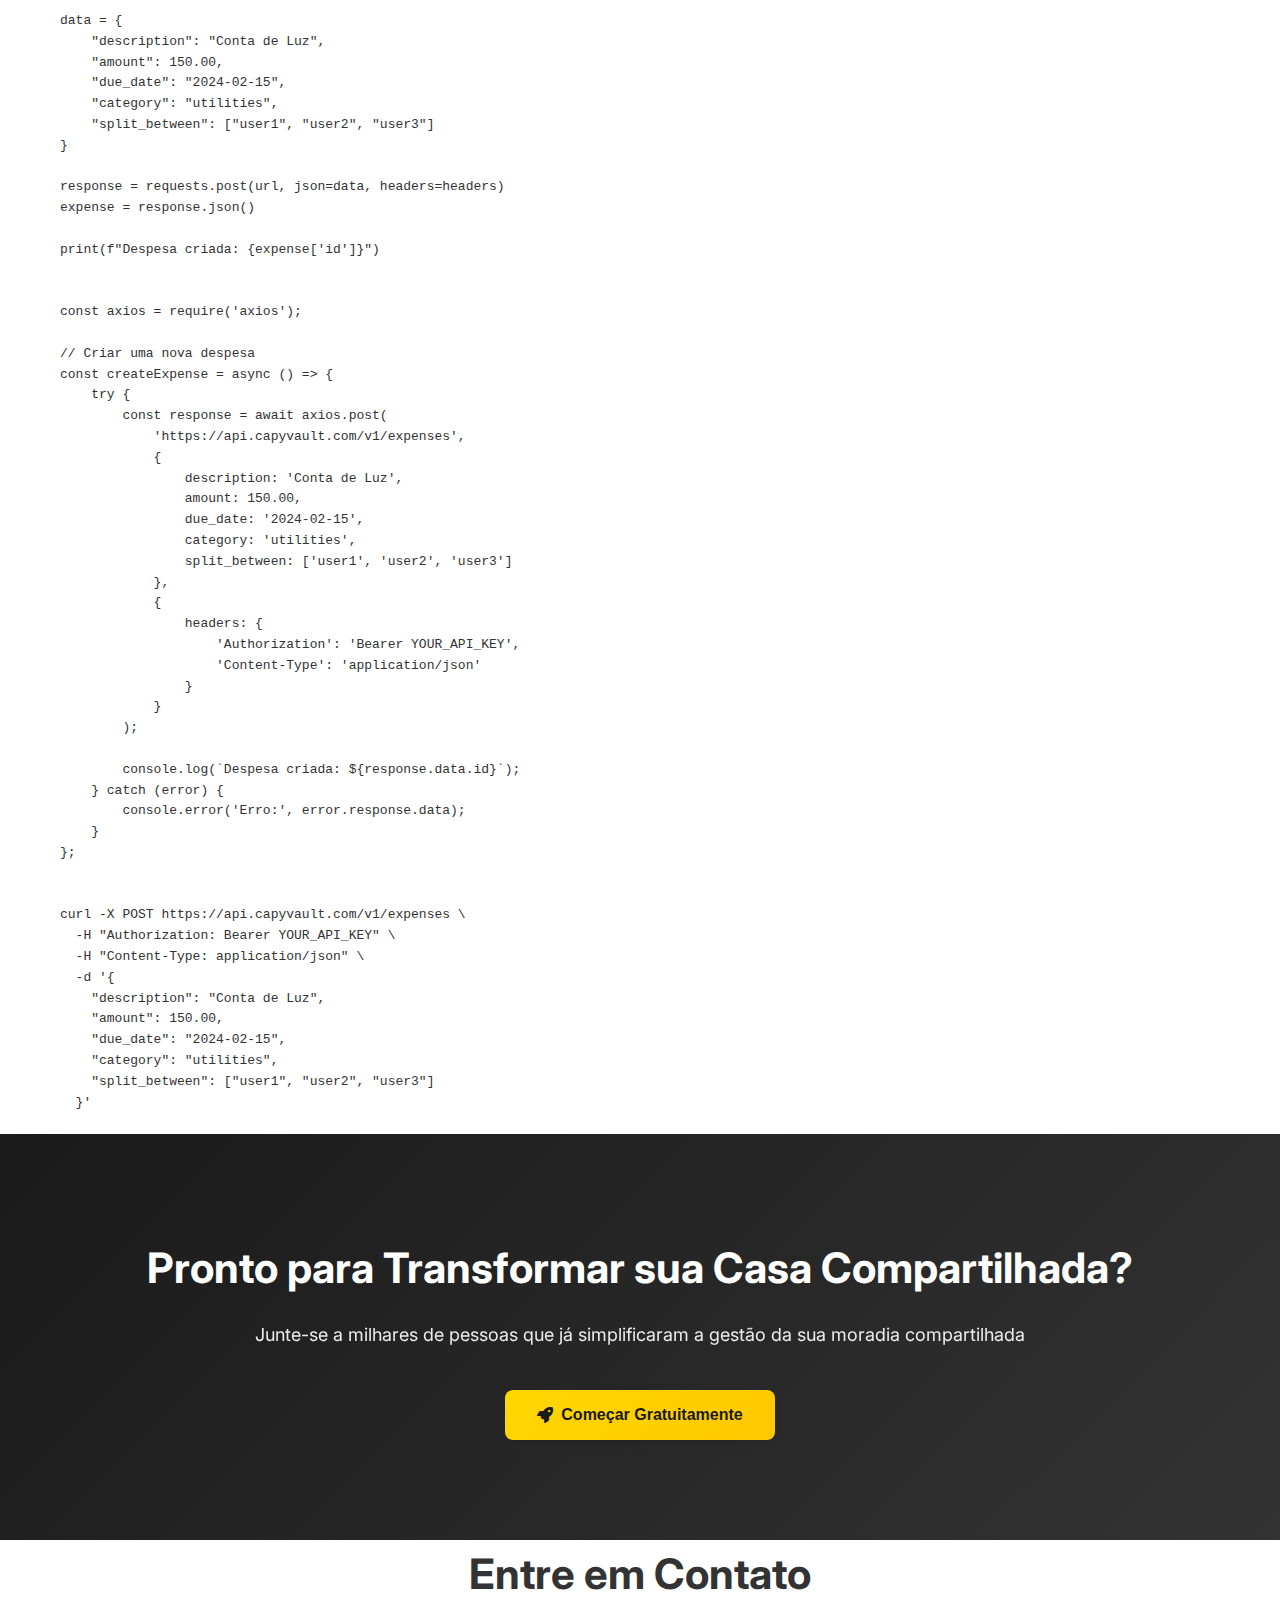
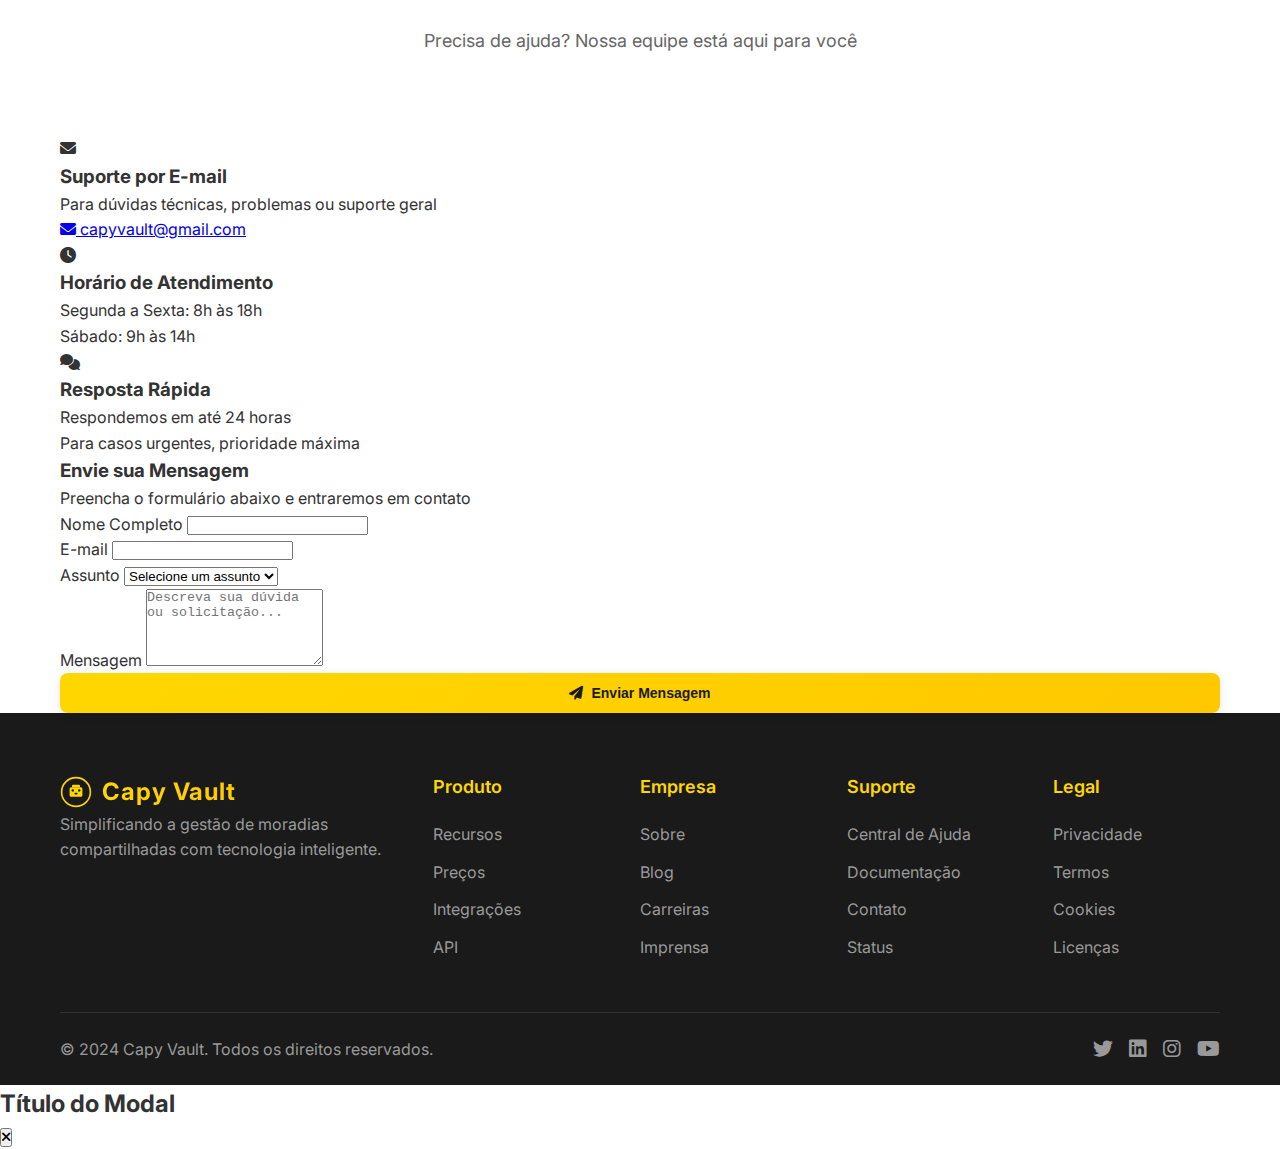
<file: Downloads/Frontend-moradiacompartilhada-216d02c45101c253df870dcdce8bdfe3a4cbe1d9/demo.html>
<!DOCTYPE html>
<html lang="pt-BR">
<head>
    <meta charset="UTF-8">
    <meta name="viewport" content="width=device-width, initial-scale=1.0">
    <title>Conta Demo - Capy Vault</title>
    <link rel="stylesheet" href="styles.css">
    <link href="https://fonts.googleapis.com/css2?family=Inter:wght@300;400;500;600;700&display=swap" rel="stylesheet">
    <link rel="stylesheet" href="https://cdnjs.cloudflare.com/ajax/libs/font-awesome/6.0.0/css/all.min.css">
    <script src="app.js" defer></script>
</head>
<body>
    <!-- Header -->
    <header class="header">
        <div class="container">
            <div class="header-content">
                <div class="logo">
                    <div class="logo-icon">
                        <svg width="40" height="40" viewBox="0 0 40 40" fill="none">
                            <circle cx="20" cy="20" r="18" stroke="#FFD700" stroke-width="2" fill="none"/>
                            <path d="M12 16C12 14.8954 12.8954 14 14 14H26C27.1046 14 28 14.8954 28 16V24C28 25.1046 27.1046 26 26 26H14C12.8954 26 12 25.1046 12 24V16Z" fill="#FFD700"/>
                            <circle cx="16" cy="18" r="1.5" fill="#1a1a1a"/>
                            <circle cx="24" cy="18" r="1.5" fill="#1a1a1a"/>
                            <path d="M18 22C18 21.4477 18.4477 21 19 21H21C21.5523 21 22 21.4477 22 22C22 22.5523 21.5523 23 21 23H19C18.4477 23 18 22.5523 18 22Z" fill="#1a1a1a"/>
                            <path d="M15 12C15 11.4477 15.4477 11 16 11H24C24.5523 11 25 11.4477 25 12V14H15V12Z" fill="#FFD700"/>
                        </svg>
                    </div>
                    <span class="logo-text">CapyVault</span>
                </div>
                <nav class="nav">
                    <ul class="nav-list">
                        <li><a href="#dashboard">Dashboard</a></li>
                        <li><a href="#agenda">Agenda</a></li>
                        <li><a href="#financas">Finanças</a></li>
                        <li><a href="#relatorios">Relatórios</a></li>
                    </ul>
                </nav>
                <div class="user-menu">
                    <div class="user-info">
                        <i class="fas fa-user-circle"></i>
                        <span id="userName">José Silva Santos</span>
                    </div>
                    <button class="btn-secondary" onclick="window.location.href='index.html'">
                        <i class="fas fa-sign-out-alt"></i>
                        Sair
                    </button>
                </div>
            </div>
        </div>
    </header>

    <!-- Main Content -->
    <main class="demo-main">
        <!-- Dashboard Section -->
        <section id="dashboard" class="demo-section">
            <div class="container">
                <div class="section-header">
                    <h2>Dashboard</h2>
                    <p>Visão geral da sua conta demo</p>
                </div>
                
                <div class="dashboard-grid">
                    <div class="dashboard-card">
                        <div class="card-icon">
                            <i class="fas fa-wallet"></i>
                        </div>
                        <div class="card-content">
                            <h3>Saldo Atual</h3>
                            <p class="card-value">R$ 2.450,00</p>
                            <span class="card-change positive">+12,5% este mês</span>
                        </div>
                    </div>
                    
                    <div class="dashboard-card">
                        <div class="card-icon">
                            <i class="fas fa-chart-line"></i>
                        </div>
                        <div class="card-content">
                            <h3>Receitas</h3>
                            <p class="card-value">R$ 8.750,00</p>
                            <span class="card-change positive">+8,3% este mês</span>
                        </div>
                    </div>
                    
                    <div class="dashboard-card">
                        <div class="card-icon">
                            <i class="fas fa-shopping-cart"></i>
                        </div>
                        <div class="card-content">
                            <h3>Despesas</h3>
                            <p class="card-value">R$ 6.300,00</p>
                            <span class="card-change negative">-5,2% este mês</span>
                        </div>
                    </div>
                    
                    <div class="dashboard-card">
                        <div class="card-icon">
                            <i class="fas fa-piggy-bank"></i>
                        </div>
                        <div class="card-content">
                            <h3>Economias</h3>
                            <p class="card-value">R$ 15.200,00</p>
                            <span class="card-change positive">+15,7% este mês</span>
                        </div>
                    </div>
                </div>
            </div>
        </section>

        <!-- Agenda Section -->
        <section id="agenda" class="demo-section">
            <div class="container">
                <div class="section-header">
                    <h2>Agenda Financeira</h2>
                    <p>Organize suas contas e compromissos financeiros</p>
                </div>
                
                <div class="agenda-container">
                    <div class="agenda-sidebar">
                        <div class="agenda-filters">
                            <h3>Filtros</h3>
                            <div class="filter-group">
                                <label>
                                    <input type="checkbox" checked> Contas a pagar
                                </label>
                                <label>
                                    <input type="checkbox" checked> Contas a receber
                                </label>
                                <label>
                                    <input type="checkbox"> Investimentos
                                </label>
                                <label>
                                    <input type="checkbox"> Metas
                                </label>
                            </div>
                        </div>
                        
                        <div class="agenda-stats">
                            <h3>Resumo</h3>
                            <div class="stat-item">
                                <span>Este mês:</span>
                                <strong>R$ 3.200,00</strong>
                            </div>
                            <div class="stat-item">
                                <span>Próximo mês:</span>
                                <strong>R$ 2.800,00</strong>
                            </div>
                        </div>
                    </div>
                    
                    <div class="agenda-main">
                        <div class="agenda-header">
                            <h3>Próximos Vencimentos</h3>
                            <button class="btn-primary">
                                <i class="fas fa-plus"></i>
                                Adicionar
                            </button>
                        </div>
                        
                        <div class="agenda-list">
                            <div class="agenda-item urgent">
                                <div class="item-date">
                                    <span class="day">15</span>
                                    <span class="month">Dez</span>
                                </div>
                                <div class="item-content">
                                    <h4>Aluguel</h4>
                                    <p>Vencimento do aluguel do apartamento</p>
                                    <span class="item-amount">R$ 1.200,00</span>
                                </div>
                                <div class="item-actions">
                                    <button class="btn-icon">
                                        <i class="fas fa-edit"></i>
                                    </button>
                                    <button class="btn-icon">
                                        <i class="fas fa-check"></i>
                                    </button>
                                </div>
                            </div>
                            
                            <div class="agenda-item">
                                <div class="item-date">
                                    <span class="day">20</span>
                                    <span class="month">Dez</span>
                                </div>
                                <div class="item-content">
                                    <h4>Energia Elétrica</h4>
                                    <p>Conta de energia do mês</p>
                                    <span class="item-amount">R$ 180,00</span>
                                </div>
                                <div class="item-actions">
                                    <button class="btn-icon">
                                        <i class="fas fa-edit"></i>
                                    </button>
                                    <button class="btn-icon">
                                        <i class="fas fa-check"></i>
                                    </button>
                                </div>
                            </div>
                            
                            <div class="agenda-item">
                                <div class="item-date">
                                    <span class="day">25</span>
                                    <span class="month">Dez</span>
                                </div>
                                <div class="item-content">
                                    <h4>Internet</h4>
                                    <p>Plano de internet mensal</p>
                                    <span class="item-amount">R$ 89,90</span>
                                </div>
                                <div class="item-actions">
                                    <button class="btn-icon">
                                        <i class="fas fa-edit"></i>
                                    </button>
                                    <button class="btn-icon">
                                        <i class="fas fa-check"></i>
                                    </button>
                                </div>
                            </div>
                            
                            <div class="agenda-item income">
                                <div class="item-date">
                                    <span class="day">30</span>
                                    <span class="month">Dez</span>
                                </div>
                                <div class="item-content">
                                    <h4>Salário</h4>
                                    <p>Recebimento do salário</p>
                                    <span class="item-amount">R$ 4.500,00</span>
                                </div>
                                <div class="item-actions">
                                    <button class="btn-icon">
                                        <i class="fas fa-edit"></i>
                                    </button>
                                    <button class="btn-icon">
                                        <i class="fas fa-check"></i>
                                    </button>
                                </div>
                            </div>
                        </div>
                    </div>
                </div>
            </div>
        </section>

        <!-- Finanças Section -->
        <section id="financas" class="demo-section">
            <div class="container">
                <div class="section-header">
                    <h2>Gestão Financeira</h2>
                    <p>Controle suas receitas, despesas e investimentos</p>
                </div>
                
                <div class="financas-grid">
                    <div class="financas-card">
                        <h3>Últimas Transações</h3>
                        <div class="transaction-list">
                            <div class="transaction-item">
                                <div class="transaction-icon">
                                    <i class="fas fa-shopping-bag"></i>
                                </div>
                                <div class="transaction-info">
                                    <h4>Supermercado</h4>
                                    <span>Hoje, 14:30</span>
                                </div>
                                <span class="transaction-amount negative">-R$ 156,80</span>
                            </div>
                            
                            <div class="transaction-item">
                                <div class="transaction-icon">
                                    <i class="fas fa-credit-card"></i>
                                </div>
                                <div class="transaction-info">
                                    <h4>Pagamento Cartão</h4>
                                    <span>Ontem, 09:15</span>
                                </div>
                                <span class="transaction-amount negative">-R$ 450,00</span>
                            </div>
                            
                            <div class="transaction-item">
                                <div class="transaction-icon">
                                    <i class="fas fa-university"></i>
                                </div>
                                <div class="transaction-info">
                                    <h4>Depósito</h4>
                                    <span>2 dias atrás</span>
                                </div>
                                <span class="transaction-amount positive">+R$ 1.000,00</span>
                            </div>
                        </div>
                    </div>
                    
                    <div class="financas-card">
                        <h3>Metas Financeiras</h3>
                        <div class="goals-list">
                            <div class="goal-item">
                                <div class="goal-info">
                                    <h4>Viagem para Europa</h4>
                                    <div class="goal-progress">
                                        <div class="progress-bar">
                                            <div class="progress-fill" style="width: 65%"></div>
                                        </div>
                                        <span>65% (R$ 6.500 / R$ 10.000)</span>
                                    </div>
                                </div>
                            </div>
                            
                            <div class="goal-item">
                                <div class="goal-info">
                                    <h4>Reserva de Emergência</h4>
                                    <div class="goal-progress">
                                        <div class="progress-bar">
                                            <div class="progress-fill" style="width: 80%"></div>
                                        </div>
                                        <span>80% (R$ 8.000 / R$ 10.000)</span>
                                    </div>
                                </div>
                            </div>
                            
                            <div class="goal-item">
                                <div class="goal-info">
                                    <h4>Entrada do Apartamento</h4>
                                    <div class="goal-progress">
                                        <div class="progress-bar">
                                            <div class="progress-fill" style="width: 25%"></div>
                                        </div>
                                        <span>25% (R$ 12.500 / R$ 50.000)</span>
                                    </div>
                                </div>
                            </div>
                        </div>
                    </div>
                </div>
            </div>
        </section>

        <!-- Relatórios Section -->
        <section id="relatorios" class="demo-section">
            <div class="container">
                <div class="section-header">
                    <h2>Relatórios e Análises</h2>
                    <p>Visualize seus dados financeiros de forma clara</p>
                </div>
                
                <div class="reports-grid">
                    <div class="report-card">
                        <h3>Gastos por Categoria</h3>
                        <div class="chart-placeholder">
                            <i class="fas fa-chart-pie"></i>
                            <p>Gráfico de pizza interativo</p>
                        </div>
                        <div class="chart-legend">
                            <div class="legend-item">
                                <span class="legend-color" style="background: #6366f1"></span>
                                <span>Moradia: 35%</span>
                            </div>
                            <div class="legend-item">
                                <span class="legend-color" style="background: #10b981"></span>
                                <span>Alimentação: 25%</span>
                            </div>
                            <div class="legend-item">
                                <span class="legend-color" style="background: #f59e0b"></span>
                                <span>Transporte: 20%</span>
                            </div>
                            <div class="legend-item">
                                <span class="legend-color" style="background: #ef4444"></span>
                                <span>Lazer: 15%</span>
                            </div>
                            <div class="legend-item">
                                <span class="legend-color" style="background: #8b5cf6"></span>
                                <span>Outros: 5%</span>
                            </div>
                        </div>
                    </div>
                    
                    <div class="report-card">
                        <h3>Evolução Mensal</h3>
                        <div class="chart-placeholder">
                            <i class="fas fa-chart-line"></i>
                            <p>Gráfico de linha temporal</p>
                        </div>
                        <div class="monthly-stats">
                            <div class="month-stat">
                                <span>Out</span>
                                <strong>R$ 2.100</strong>
                            </div>
                            <div class="month-stat">
                                <span>Nov</span>
                                <strong>R$ 2.450</strong>
                            </div>
                            <div class="month-stat current">
                                <span>Dez</span>
                                <strong>R$ 2.800</strong>
                            </div>
                        </div>
                    </div>
                </div>
            </div>
        </section>
    </main>

    <!-- Chat Button -->
    <div class="chat-button" id="chatButton">
        <i class="fas fa-comments"></i>
    </div>

    <!-- Chat Modal -->
    <div class="chat-modal" id="chatModal">
        <div class="chat-container">
            <div class="chat-header">
                <h3>Suporte CapyVault</h3>
                <button class="chat-close" id="chatClose">
                    <i class="fas fa-times"></i>
                </button>
            </div>
            <div class="chat-messages" id="chatMessages">
                <div class="message bot">
                    <div class="message-content">
                        <p>Olá! Sou o assistente virtual da CapyVault. Como posso te ajudar hoje?</p>
                    </div>
                    <span class="message-time">Agora</span>
                </div>
            </div>
            <div class="chat-input">
                <input type="text" id="chatInput" placeholder="Digite sua mensagem...">
                <button id="chatSend">
                    <i class="fas fa-paper-plane"></i>
                </button>
            </div>
        </div>
    </div>

    <script src="script.js"></script>
</body>
</html>
</file>
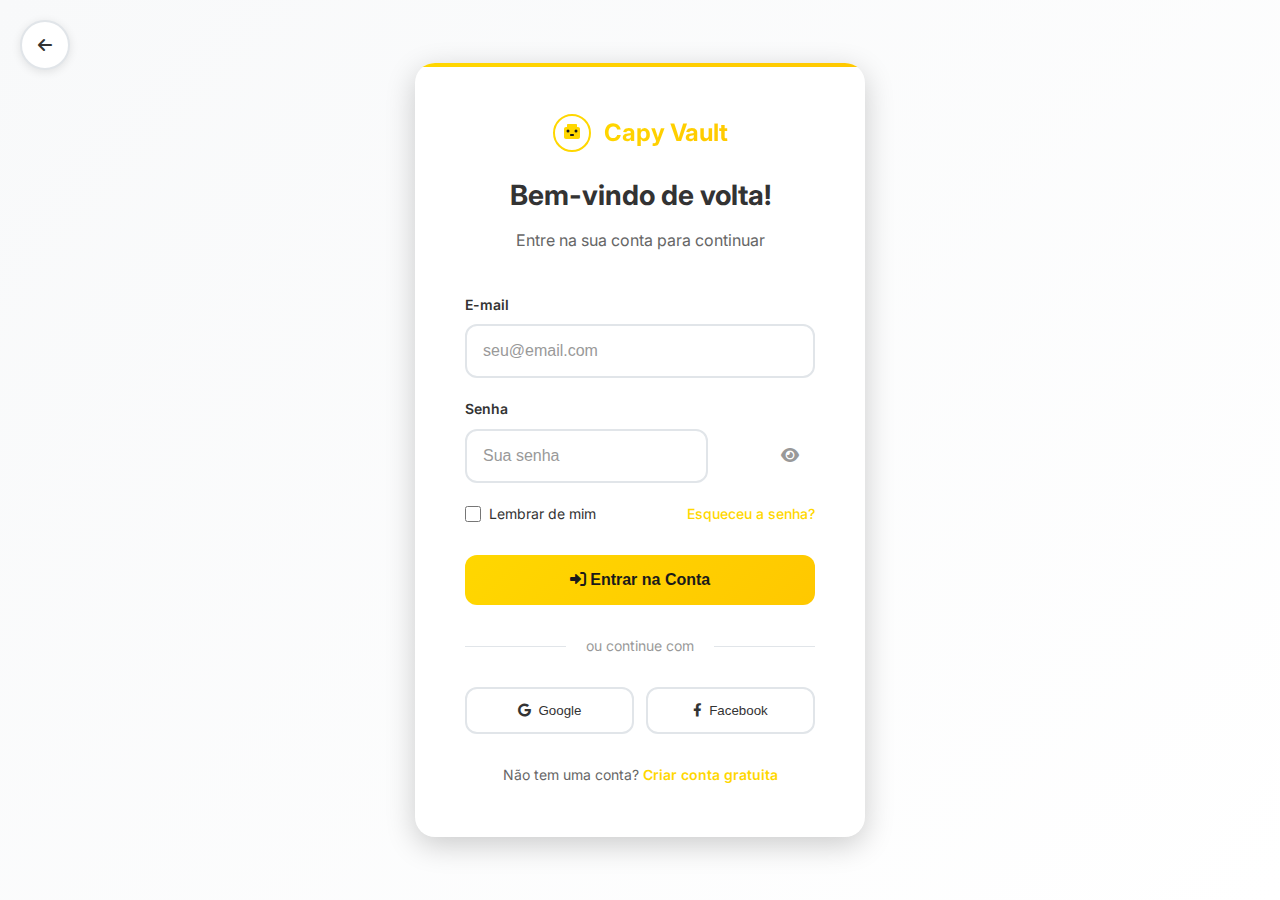
<file: Downloads/Frontend-moradiacompartilhada-216d02c45101c253df870dcdce8bdfe3a4cbe1d9/login.html>
<!DOCTYPE html>
<html lang="pt-BR">
<head>
    <meta charset="UTF-8">
    <meta name="viewport" content="width=device-width, initial-scale=1.0">
    <title>Login - Capy Vault</title>
    <link rel="stylesheet" href="styles.css">
    <link href="https://fonts.googleapis.com/css2?family=Inter:wght@300;400;500;600;700&display=swap" rel="stylesheet">
    <link rel="stylesheet" href="https://cdnjs.cloudflare.com/ajax/libs/font-awesome/6.0.0/css/all.min.css">
    <style>
        /* Estilos específicos para a página de login */
        .login-page {
            min-height: 100vh;
            background: linear-gradient(135deg, #f8f9fa 0%, #ffffff 100%);
            display: flex;
            align-items: center;
            justify-content: center;
            padding: 20px;
        }

        .login-container {
            background: var(--background-white);
            border-radius: 20px;
            box-shadow: var(--shadow-heavy);
            padding: 50px;
            width: 100%;
            max-width: 450px;
            position: relative;
            overflow: hidden;
        }

        .login-container::before {
            content: '';
            position: absolute;
            top: 0;
            left: 0;
            right: 0;
            height: 4px;
            background: var(--gradient-primary);
        }

        .login-header {
            text-align: center;
            margin-bottom: 40px;
        }

        .login-logo {
            display: flex;
            align-items: center;
            justify-content: center;
            gap: 12px;
            margin-bottom: 20px;
        }

        .login-logo .logo-text {
            font-size: 24px;
            font-weight: 700;
        }

        .login-title {
            font-size: 28px;
            font-weight: 700;
            color: var(--text-primary);
            margin-bottom: 10px;
        }

        .login-subtitle {
            color: var(--text-secondary);
            font-size: 16px;
        }

        .login-form {
            display: flex;
            flex-direction: column;
            gap: 20px;
        }

        .form-group {
            display: flex;
            flex-direction: column;
            gap: 8px;
        }

        .form-group label {
            font-weight: 600;
            color: var(--text-primary);
            font-size: 14px;
        }

        .form-input {
            padding: 16px;
            border: 2px solid var(--border-color);
            border-radius: 12px;
            font-size: 16px;
            transition: all 0.3s ease;
            background: var(--background-white);
        }

        .form-input:focus {
            outline: none;
            border-color: var(--primary-color);
            box-shadow: 0 0 0 3px rgba(255, 215, 0, 0.1);
        }

        .form-input::placeholder {
            color: var(--text-light);
        }

        .password-container {
            position: relative;
        }

        .password-toggle {
            position: absolute;
            right: 16px;
            top: 50%;
            transform: translateY(-50%);
            background: none;
            border: none;
            color: var(--text-light);
            cursor: pointer;
            font-size: 16px;
            transition: color 0.3s ease;
        }

        .password-toggle:hover {
            color: var(--primary-color);
        }

        .form-options {
            display: flex;
            justify-content: space-between;
            align-items: center;
            font-size: 14px;
        }

        .remember-me {
            display: flex;
            align-items: center;
            gap: 8px;
            cursor: pointer;
        }

        .remember-me input[type="checkbox"] {
            width: 16px;
            height: 16px;
            accent-color: var(--primary-color);
        }

        .forgot-password {
            color: var(--primary-color);
            text-decoration: none;
            font-weight: 500;
            transition: color 0.3s ease;
        }

        .forgot-password:hover {
            color: var(--primary-dark);
        }

        .login-button {
            background: var(--gradient-primary);
            color: var(--secondary-color);
            border: none;
            padding: 16px;
            border-radius: 12px;
            font-size: 16px;
            font-weight: 600;
            cursor: pointer;
            transition: all 0.3s ease;
            margin-top: 10px;
        }

        .login-button:hover {
            transform: translateY(-2px);
            box-shadow: var(--shadow-medium);
        }

        .login-divider {
            display: flex;
            align-items: center;
            margin: 30px 0;
            color: var(--text-light);
            font-size: 14px;
        }

        .login-divider::before,
        .login-divider::after {
            content: '';
            flex: 1;
            height: 1px;
            background: var(--border-color);
        }

        .login-divider span {
            padding: 0 20px;
        }

        .social-login {
            display: flex;
            gap: 12px;
        }

        .social-btn {
            flex: 1;
            padding: 14px;
            border: 2px solid var(--border-color);
            border-radius: 12px;
            background: var(--background-white);
            color: var(--text-primary);
            font-weight: 500;
            cursor: pointer;
            transition: all 0.3s ease;
            display: flex;
            align-items: center;
            justify-content: center;
            gap: 8px;
        }

        .social-btn:hover {
            border-color: var(--primary-color);
            color: var(--primary-color);
        }

        .signup-link {
            text-align: center;
            margin-top: 30px;
            color: var(--text-secondary);
            font-size: 14px;
        }

        .signup-link a {
            color: var(--primary-color);
            text-decoration: none;
            font-weight: 600;
        }

        .signup-link a:hover {
            color: var(--primary-dark);
        }

        .back-home {
            position: absolute;
            top: 20px;
            left: 20px;
            background: var(--background-white);
            border: 2px solid var(--border-color);
            border-radius: 50%;
            width: 50px;
            height: 50px;
            display: flex;
            align-items: center;
            justify-content: center;
            color: var(--text-primary);
            text-decoration: none;
            transition: all 0.3s ease;
            box-shadow: var(--shadow-light);
        }

        .back-home:hover {
            border-color: var(--primary-color);
            color: var(--primary-color);
            transform: translateY(-2px);
        }

        /* Responsividade */
        @media (max-width: 480px) {
            .login-container {
                padding: 30px 20px;
            }

            .login-title {
                font-size: 24px;
            }

            .social-login {
                flex-direction: column;
            }

            .form-options {
                flex-direction: column;
                gap: 15px;
                align-items: flex-start;
            }
        }
    </style>
</head>
<body>
    <a href="index.html" class="back-home" title="Voltar ao início">
        <i class="fas fa-arrow-left"></i>
    </a>

    <div class="login-page">
        <div class="login-container">
            <div class="login-header">
                <div class="login-logo">
                    <div class="logo-icon">
                        <svg width="40" height="40" viewBox="0 0 40 40" fill="none">
                            <circle cx="20" cy="20" r="18" stroke="#FFD700" stroke-width="2" fill="none"/>
                            <path d="M12 16C12 14.8954 12.8954 14 14 14H26C27.1046 14 28 14.8954 28 16V24C28 25.1046 27.1046 26 26 26H14C12.8954 26 12 25.1046 12 24V16Z" fill="#FFD700"/>
                            <circle cx="16" cy="18" r="1.5" fill="#1a1a1a"/>
                            <circle cx="24" cy="18" r="1.5" fill="#1a1a1a"/>
                            <path d="M18 22C18 21.4477 18.4477 21 19 21H21C21.5523 21 22 21.4477 22 22C22 22.5523 21.5523 23 21 23H19C18.4477 23 18 22.5523 18 22Z" fill="#1a1a1a"/>
                            <path d="M15 12C15 11.4477 15.4477 11 16 11H24C24.5523 11 25 11.4477 25 12V14H15V12Z" fill="#FFD700"/>
                        </svg>
                    </div>
                    <span class="logo-text">Capy Vault</span>
                </div>
                <h1 class="login-title">Bem-vindo de volta!</h1>
                <p class="login-subtitle">Entre na sua conta para continuar</p>
            </div>

            <form class="login-form" id="loginForm">
                <div class="form-group">
                    <label for="email">E-mail</label>
                    <input type="email" id="email" class="form-input" placeholder="seu@email.com" required>
                </div>

                <div class="form-group">
                    <label for="password">Senha</label>
                    <div class="password-container">
                        <input type="password" id="password" class="form-input" placeholder="Sua senha" required>
                        <button type="button" class="password-toggle" id="passwordToggle">
                            <i class="fas fa-eye"></i>
                        </button>
                    </div>
                </div>

                <div class="form-options">
                    <label class="remember-me">
                        <input type="checkbox" id="remember">
                        <span>Lembrar de mim</span>
                    </label>
                    <a href="#" class="forgot-password">Esqueceu a senha?</a>
                </div>

                <button type="submit" class="login-button">
                    <i class="fas fa-sign-in-alt"></i>
                    Entrar na Conta
                </button>
            </form>

            <div class="login-divider">
                <span>ou continue com</span>
            </div>

            <div class="social-login">
                <button class="social-btn">
                    <i class="fab fa-google"></i>
                    Google
                </button>
                <button class="social-btn">
                    <i class="fab fa-facebook-f"></i>
                    Facebook
                </button>
            </div>

            <div class="signup-link">
                <p>Não tem uma conta? <a href="#" id="showSignup">Criar conta gratuita</a></p>
            </div>
        </div>
    </div>

    <script>
        // Toggle de visibilidade da senha
        const passwordToggle = document.getElementById('passwordToggle');
        const passwordInput = document.getElementById('password');

        passwordToggle.addEventListener('click', function() {
            const type = passwordInput.getAttribute('type') === 'password' ? 'text' : 'password';
            passwordInput.setAttribute('type', type);
            
            const icon = this.querySelector('i');
            icon.classList.toggle('fa-eye');
            icon.classList.toggle('fa-eye-slash');
        });

        // Formulário de login
        const loginForm = document.getElementById('loginForm');
        
        loginForm.addEventListener('submit', function(e) {
            e.preventDefault();
            
            const email = document.getElementById('email').value;
            const password = document.getElementById('password').value;
            
            // Simulação de login (demo)
            if (email && password) {
                // Mostrar loading
                const button = loginForm.querySelector('.login-button');
                const originalText = button.innerHTML;
                button.innerHTML = '<i class="fas fa-spinner fa-spin"></i> Entrando...';
                button.disabled = true;
                
                // Simular delay de login
                setTimeout(() => {
                    alert('Login realizado com sucesso! (Demo)');
                    button.innerHTML = originalText;
                    button.disabled = false;
                    
                    // Limpar formulário
                    loginForm.reset();
                }, 2000);
            }
        });

        // Link para cadastro (demo)
        document.getElementById('showSignup').addEventListener('click', function(e) {
            e.preventDefault();
            alert('Funcionalidade de cadastro será implementada em breve! (Demo)');
        });

        // Links de redes sociais (demo)
        document.querySelectorAll('.social-btn').forEach(btn => {
            btn.addEventListener('click', function(e) {
                e.preventDefault();
                alert('Login com redes sociais será implementado em breve! (Demo)');
            });
        });

        // Link "Esqueceu a senha" (demo)
        document.querySelector('.forgot-password').addEventListener('click', function(e) {
            e.preventDefault();
            alert('Funcionalidade de recuperação de senha será implementada em breve! (Demo)');
        });
    </script>
</body>
</html>
</file>
<file: Downloads/Frontend-moradiacompartilhada-216d02c45101c253df870dcdce8bdfe3a4cbe1d9/styles.css>
/* Reset e Base */
* {
    margin: 0;
    padding: 0;
    box-sizing: border-box;
}

:root {
    --primary-color: #FFD700;
    --primary-dark: #FFC800;
    --secondary-color: #1a1a1a;
    --text-primary: #333333;
    --text-secondary: #666666;
    --text-light: #999999;
    --background-light: #f8f9fa;
    --background-white: #ffffff;
    --border-color: #e1e5e9;
    --shadow-light: 0 2px 10px rgba(0, 0, 0, 0.1);
    --shadow-medium: 0 4px 20px rgba(0, 0, 0, 0.15);
    --shadow-heavy: 0 8px 30px rgba(0, 0, 0, 0.2);
    --gradient-primary: linear-gradient(135deg, #FFD700 0%, #FFC800 100%);
    --gradient-dark: linear-gradient(135deg, #1a1a1a 0%, #333333 100%);
}

body {
    font-family: 'Inter', -apple-system, BlinkMacSystemFont, 'Segoe UI', Roboto, sans-serif;
    line-height: 1.6;
    color: var(--text-primary);
    background-color: var(--background-white);
}

.container {
    max-width: 1200px;
    margin: 0 auto;
    padding: 0 20px;
}

/* Header e Navegação */
.header {
    position: fixed;
    top: 0;
    left: 0;
    right: 0;
    background: rgba(255, 255, 255, 0.95);
    backdrop-filter: blur(10px);
    border-bottom: 1px solid var(--border-color);
    z-index: 1000;
    transition: all 0.3s ease;
}

.nav-container {
    max-width: 1200px;
    margin: 0 auto;
    padding: 0 20px;
    display: flex;
    align-items: center;
    justify-content: space-between;
    height: 80px;
}

.logo {
    display: flex;
    align-items: center;
    gap: 10px;
    font-weight: 700;
    font-size: 20px;
    color: var(--secondary-color);
    letter-spacing: 1px;
}

.logo-icon {
    display: flex;
    align-items: center;
}

.logo-text {
    background: var(--gradient-primary);
    -webkit-background-clip: text;
    -webkit-text-fill-color: transparent;
    background-clip: text;
}

.nav-menu {
    display: flex;
    list-style: none;
    gap: 40px;
}

.nav-menu a {
    text-decoration: none;
    color: var(--text-primary);
    font-weight: 500;
    transition: color 0.3s ease;
    position: relative;
}

.nav-menu a:hover {
    color: var(--primary-color);
}

.nav-menu a::after {
    content: '';
    position: absolute;
    bottom: -5px;
    left: 0;
    width: 0;
    height: 2px;
    background: var(--gradient-primary);
    transition: width 0.3s ease;
}

.nav-menu a:hover::after {
    width: 100%;
}

.nav-buttons {
    display: flex;
    gap: 16px;
}

.btn {
    padding: 12px 24px;
    border: none;
    border-radius: 8px;
    font-weight: 600;
    font-size: 14px;
    cursor: pointer;
    transition: all 0.3s ease;
    text-decoration: none;
    display: inline-flex;
    align-items: center;
    gap: 8px;
}

.btn-primary {
    background: var(--gradient-primary);
    color: var(--secondary-color);
    box-shadow: var(--shadow-light);
}

.btn-primary:hover {
    transform: translateY(-2px);
    box-shadow: var(--shadow-medium);
}

.btn-outline {
    background: transparent;
    color: var(--text-primary);
    border: 2px solid var(--border-color);
}

.btn-outline:hover {
    border-color: var(--primary-color);
    color: var(--primary-color);
}

.btn-large {
    padding: 16px 32px;
    font-size: 16px;
}

.btn-full {
    width: 100%;
    justify-content: center;
}

.hamburger {
    display: none;
    flex-direction: column;
    cursor: pointer;
    gap: 4px;
}

.hamburger span {
    width: 25px;
    height: 3px;
    background: var(--text-primary);
    transition: all 0.3s ease;
}

/* Hero Section */
.hero {
    padding: 120px 0 80px;
    background: linear-gradient(135deg, #f8f9fa 0%, #ffffff 100%);
    overflow: hidden;
}

.hero-container {
    max-width: 1200px;
    margin: 0 auto;
    padding: 0 20px;
    display: grid;
    grid-template-columns: 1fr 1fr;
    gap: 80px;
    align-items: center;
}

.hero-title {
    font-size: 48px;
    font-weight: 700;
    line-height: 1.2;
    margin-bottom: 24px;
    color: var(--text-primary);
}

.highlight {
    background: var(--gradient-primary);
    -webkit-background-clip: text;
    -webkit-text-fill-color: transparent;
    background-clip: text;
}

.hero-subtitle {
    font-size: 20px;
    color: var(--text-secondary);
    margin-bottom: 40px;
    line-height: 1.6;
}

.hero-buttons {
    display: flex;
    gap: 20px;
    margin-bottom: 60px;
}

.hero-stats {
    display: flex;
    gap: 40px;
}

.stat {
    text-align: center;
}

.stat-number {
    display: block;
    font-size: 32px;
    font-weight: 700;
    color: var(--primary-color);
    margin-bottom: 8px;
}

.stat-label {
    font-size: 14px;
    color: var(--text-secondary);
    font-weight: 500;
}

/* Dashboard Mockup */
.hero-image {
    display: flex;
    justify-content: center;
    align-items: center;
}

.dashboard-mockup {
    background: var(--background-white);
    border-radius: 16px;
    box-shadow: var(--shadow-heavy);
    overflow: hidden;
    width: 100%;
    max-width: 500px;
    transform: perspective(1000px) rotateY(-5deg) rotateX(5deg);
    transition: transform 0.3s ease;
}

.dashboard-mockup:hover {
    transform: perspective(1000px) rotateY(-2deg) rotateX(2deg);
}

.mockup-header {
    background: var(--gradient-dark);
    padding: 16px;
    display: flex;
    align-items: center;
}

.mockup-dots {
    display: flex;
    gap: 8px;
}

.mockup-dots span {
    width: 12px;
    height: 12px;
    border-radius: 50%;
    background: var(--text-light);
}

.mockup-dots span:nth-child(1) { background: #ff5f56; }
.mockup-dots span:nth-child(2) { background: #ffbd2e; }
.mockup-dots span:nth-child(3) { background: #27ca3f; }

.mockup-content {
    display: flex;
    height: 400px;
}

.mockup-sidebar {
    width: 200px;
    background: var(--background-light);
    padding: 20px;
    border-right: 1px solid var(--border-color);
}

.sidebar-item {
    display: flex;
    align-items: center;
    gap: 12px;
    padding: 12px;
    margin-bottom: 8px;
    border-radius: 8px;
    cursor: pointer;
    transition: all 0.3s ease;
    font-size: 14px;
    color: var(--text-secondary);
}

.sidebar-item.active {
    background: var(--primary-color);
    color: var(--secondary-color);
    font-weight: 600;
}

.sidebar-item:hover:not(.active) {
    background: rgba(255, 215, 0, 0.1);
    color: var(--text-primary);
}

.mockup-main {
    flex: 1;
    padding: 20px;
    display: flex;
    flex-direction: column;
    gap: 20px;
}

.mockup-card {
    background: var(--background-white);
    border: 1px solid var(--border-color);
    border-radius: 8px;
    padding: 16px;
}

.mockup-card h3 {
    font-size: 16px;
    font-weight: 600;
    margin-bottom: 12px;
    color: var(--text-primary);
}

.mockup-chart {
    display: flex;
    align-items: end;
    gap: 8px;
    height: 60px;
}

.chart-bar {
    width: 20px;
    background: var(--gradient-primary);
    border-radius: 2px;
    transition: height 0.3s ease;
}

.task-item {
    display: flex;
    justify-content: space-between;
    align-items: center;
    padding: 8px 0;
    border-bottom: 1px solid var(--border-color);
    font-size: 14px;
}

.task-item:last-child {
    border-bottom: none;
}

.task-date {
    color: var(--primary-color);
    font-weight: 600;
    font-size: 12px;
}

/* Features Section */
.features {
    padding: 100px 0;
    background: var(--background-white);
}

.section-header {
    text-align: center;
    margin-bottom: 80px;
}

.section-header h2 {
    font-size: 42px;
    font-weight: 700;
    margin-bottom: 20px;
    color: var(--text-primary);
}

.section-header p {
    font-size: 18px;
    color: var(--text-secondary);
    max-width: 600px;
    margin: 0 auto;
}

.features-grid {
    display: grid;
    grid-template-columns: repeat(auto-fit, minmax(350px, 1fr));
    gap: 40px;
}

.feature-card {
    background: var(--background-white);
    padding: 40px;
    border-radius: 16px;
    border: 1px solid var(--border-color);
    transition: all 0.3s ease;
    text-align: center;
}

.feature-card:hover {
    transform: translateY(-8px);
    box-shadow: var(--shadow-heavy);
    border-color: var(--primary-color);
}

.feature-icon {
    width: 80px;
    height: 80px;
    background: var(--gradient-primary);
    border-radius: 50%;
    display: flex;
    align-items: center;
    justify-content: center;
    margin: 0 auto 24px;
    font-size: 32px;
    color: var(--secondary-color);
}

.feature-card h3 {
    font-size: 24px;
    font-weight: 600;
    margin-bottom: 16px;
    color: var(--text-primary);
}

.feature-card p {
    color: var(--text-secondary);
    line-height: 1.6;
}

/* Pricing Section */
.pricing {
    padding: 100px 0;
    background: var(--background-light);
}

.pricing-grid {
    display: grid;
    grid-template-columns: repeat(auto-fit, minmax(300px, 1fr));
    gap: 30px;
    margin-top: 60px;
}

.pricing-card {
    background: var(--background-white);
    border-radius: 16px;
    padding: 40px;
    border: 2px solid var(--border-color);
    transition: all 0.3s ease;
    position: relative;
}

.pricing-card.featured {
    border-color: var(--primary-color);
    transform: scale(1.05);
    box-shadow: var(--shadow-heavy);
}

.pricing-badge {
    position: absolute;
    top: -12px;
    left: 50%;
    transform: translateX(-50%);
    background: var(--gradient-primary);
    color: var(--secondary-color);
    padding: 8px 20px;
    border-radius: 20px;
    font-size: 12px;
    font-weight: 600;
}

.pricing-header {
    text-align: center;
    margin-bottom: 30px;
}

.pricing-header h3 {
    font-size: 24px;
    font-weight: 600;
    margin-bottom: 16px;
    color: var(--text-primary);
}

.price {
    display: flex;
    align-items: baseline;
    justify-content: center;
    gap: 4px;
    margin-bottom: 12px;
}

.currency {
    font-size: 20px;
    color: var(--text-secondary);
}

.amount {
    font-size: 36px;
    font-weight: 700;
    color: var(--primary-color);
}

.period {
    font-size: 16px;
    color: var(--text-secondary);
}

.pricing-header p {
    color: var(--text-secondary);
    font-size: 14px;
}

.pricing-features {
    list-style: none;
    margin-bottom: 30px;
}

.pricing-features li {
    display: flex;
    align-items: center;
    gap: 12px;
    padding: 12px 0;
    border-bottom: 1px solid var(--border-color);
    color: var(--text-secondary);
}

.pricing-features li:last-child {
    border-bottom: none;
}

.pricing-features i {
    color: var(--primary-color);
    font-size: 16px;
}

/* CTA Section */
.cta {
    padding: 100px 0;
    background: var(--gradient-dark);
    color: var(--background-white);
    text-align: center;
}

.cta-content h2 {
    font-size: 42px;
    font-weight: 700;
    margin-bottom: 20px;
}

.cta-content p {
    font-size: 18px;
    margin-bottom: 40px;
    opacity: 0.9;
}

/* Footer */
.footer {
    background: var(--secondary-color);
    color: var(--background-white);
    padding: 60px 0 20px;
}

.footer-content {
    display: grid;
    grid-template-columns: 2fr 1fr 1fr 1fr 1fr;
    gap: 40px;
    margin-bottom: 40px;
}

.footer-section h4 {
    font-size: 18px;
    font-weight: 600;
    margin-bottom: 20px;
    color: var(--primary-color);
}

.footer-section ul {
    list-style: none;
}

.footer-section ul li {
    margin-bottom: 12px;
}

.footer-section ul li a {
    color: var(--text-light);
    text-decoration: none;
    transition: color 0.3s ease;
}

.footer-section ul li a:hover {
    color: var(--primary-color);
}

.footer-section p {
    color: var(--text-light);
    line-height: 1.6;
}

.footer-bottom {
    border-top: 1px solid #333;
    padding-top: 20px;
    display: flex;
    justify-content: space-between;
    align-items: center;
    color: var(--text-light);
}

.social-links {
    display: flex;
    gap: 16px;
}

.social-links a {
    color: var(--text-light);
    font-size: 20px;
    transition: color 0.3s ease;
}

.social-links a:hover {
    color: var(--primary-color);
}

/* Responsividade */
@media (max-width: 1024px) {
    .hero-container {
        grid-template-columns: 1fr;
        gap: 60px;
        text-align: center;
    }
    
    .hero-title {
        font-size: 36px;
    }
    
    .hero-buttons {
        justify-content: center;
    }
    
    .hero-stats {
        justify-content: center;
    }
    
    .features-grid {
        grid-template-columns: repeat(auto-fit, minmax(300px, 1fr));
    }
    
    .pricing-grid {
        grid-template-columns: repeat(auto-fit, minmax(280px, 1fr));
    }
}

@media (max-width: 768px) {
    .nav-menu {
        display: none;
    }
    
    .nav-buttons {
        display: none;
    }
    
    .hamburger {
        display: flex;
    }
    
    .hero {
        padding: 100px 0 60px;
    }
    
    .hero-title {
        font-size: 28px;
    }
    
    .hero-subtitle {
        font-size: 16px;
    }
    
    .hero-buttons {
        flex-direction: column;
        align-items: center;
    }
    
    .hero-stats {
        flex-direction: column;
        gap: 20px;
    }
    
    .section-header h2 {
        font-size: 32px;
    }
    
    .features-grid {
        grid-template-columns: 1fr;
    }
    
    .pricing-grid {
        grid-template-columns: 1fr;
    }
    
    .pricing-card.featured {
        transform: none;
    }
    
    .footer-content {
        grid-template-columns: 1fr;
        gap: 30px;
    }
    
    .footer-bottom {
        flex-direction: column;
        gap: 20px;
        text-align: center;
    }
}

@media (max-width: 480px) {
    .container {
        padding: 0 16px;
    }
    
    .nav-container {
        padding: 0 16px;
    }
    
    .hero-title {
        font-size: 24px;
    }
    
    .btn-large {
        padding: 14px 24px;
        font-size: 14px;
    }
    
    .feature-card {
        padding: 30px 20px;
    }
    
    .pricing-card {
        padding: 30px 20px;
    }
}

/* Demo Page Styles */
.demo-main {
    padding-top: 80px;
    min-height: 100vh;
    background: linear-gradient(135deg, #f8f9fa 0%, #ffffff 100%);
}

.demo-section {
    padding: 60px 0;
}

.demo-section:nth-child(even) {
    background: var(--background-light);
}

/* Header for Demo Page */
.header {
    position: fixed;
    top: 0;
    left: 0;
    right: 0;
    background: rgba(255, 255, 255, 0.95);
    backdrop-filter: blur(10px);
    border-bottom: 1px solid var(--border-color);
    z-index: 1000;
    padding: 15px 0;
}

.header-content {
    display: flex;
    align-items: center;
    justify-content: space-between;
}

.logo {
    display: flex;
    align-items: center;
    gap: 10px;
    font-size: 24px;
    font-weight: 700;
    color: var(--secondary-color);
}

.logo-icon {
    display: flex;
    align-items: center;
}

.logo-text {
    background: var(--gradient-primary);
    -webkit-background-clip: text;
    -webkit-text-fill-color: transparent;
    background-clip: text;
}

.nav-list {
    display: flex;
    list-style: none;
    gap: 30px;
    margin: 0;
    padding: 0;
}

.nav-list a {
    color: var(--text-primary);
    text-decoration: none;
    font-weight: 500;
    transition: color 0.3s ease;
    position: relative;
}

.nav-list a:hover {
    color: var(--primary-color);
}

.nav-list a::after {
    content: '';
    position: absolute;
    bottom: -5px;
    left: 0;
    width: 0;
    height: 2px;
    background: var(--gradient-primary);
    transition: width 0.3s ease;
}

.nav-list a:hover::after {
    width: 100%;
}

.user-menu {
    display: flex;
    align-items: center;
    gap: 20px;
}

.user-info {
    display: flex;
    align-items: center;
    gap: 10px;
    color: var(--text-primary);
}

.user-info i {
    font-size: 24px;
    color: var(--primary-color);
}

.btn-secondary {
    padding: 8px 16px;
    background: transparent;
    border: 2px solid var(--border-color);
    border-radius: 8px;
    color: var(--text-primary);
    font-weight: 500;
    cursor: pointer;
    transition: all 0.3s ease;
    display: flex;
    align-items: center;
    gap: 8px;
}

.btn-secondary:hover {
    border-color: var(--primary-color);
    color: var(--primary-color);
}

/* Dashboard Styles */
.dashboard-grid {
    display: grid;
    grid-template-columns: repeat(auto-fit, minmax(250px, 1fr));
    gap: 30px;
    margin-top: 40px;
}

.dashboard-card {
    background: var(--background-white);
    border-radius: 16px;
    padding: 30px;
    border: 1px solid var(--border-color);
    transition: transform 0.3s ease, box-shadow 0.3s ease;
    box-shadow: var(--shadow-light);
}

.dashboard-card:hover {
    transform: translateY(-5px);
    box-shadow: var(--shadow-heavy);
    border-color: var(--primary-color);
}

.card-icon {
    width: 60px;
    height: 60px;
    background: var(--gradient-primary);
    border-radius: 15px;
    display: flex;
    align-items: center;
    justify-content: center;
    margin-bottom: 20px;
}

.card-icon i {
    font-size: 24px;
    color: var(--secondary-color);
}

.card-content h3 {
    color: var(--text-primary);
    margin: 0 0 10px 0;
    font-size: 18px;
    font-weight: 600;
}

.card-value {
    color: var(--text-primary);
    font-size: 28px;
    font-weight: 700;
    margin: 0 0 10px 0;
}

.card-change {
    font-size: 14px;
    font-weight: 500;
}

.card-change.positive {
    color: #10b981;
}

.card-change.negative {
    color: #ef4444;
}

/* Agenda Styles */
.agenda-container {
    display: grid;
    grid-template-columns: 300px 1fr;
    gap: 40px;
    margin-top: 40px;
}

.agenda-sidebar {
    background: var(--background-white);
    border-radius: 16px;
    padding: 30px;
    border: 1px solid var(--border-color);
    height: fit-content;
    box-shadow: var(--shadow-light);
}

.agenda-filters h3,
.agenda-stats h3 {
    color: var(--text-primary);
    margin: 0 0 20px 0;
    font-size: 18px;
    font-weight: 600;
}

.filter-group {
    display: flex;
    flex-direction: column;
    gap: 15px;
}

.filter-group label {
    display: flex;
    align-items: center;
    gap: 10px;
    color: var(--text-secondary);
    cursor: pointer;
}

.filter-group input[type="checkbox"] {
    width: 18px;
    height: 18px;
    accent-color: var(--primary-color);
}

.agenda-stats {
    margin-top: 30px;
    padding-top: 30px;
    border-top: 1px solid var(--border-color);
}

.stat-item {
    display: flex;
    justify-content: space-between;
    align-items: center;
    margin-bottom: 15px;
    color: var(--text-secondary);
}

.stat-item strong {
    color: var(--primary-color);
    font-weight: 600;
}

.agenda-main {
    background: var(--background-white);
    border-radius: 16px;
    padding: 30px;
    border: 1px solid var(--border-color);
    box-shadow: var(--shadow-light);
}

.agenda-header {
    display: flex;
    justify-content: space-between;
    align-items: center;
    margin-bottom: 30px;
}

.agenda-header h3 {
    color: var(--text-primary);
    margin: 0;
    font-size: 20px;
    font-weight: 600;
}

.agenda-list {
    display: flex;
    flex-direction: column;
    gap: 20px;
}

.agenda-item {
    display: flex;
    align-items: center;
    gap: 20px;
    background: var(--background-light);
    border-radius: 12px;
    padding: 20px;
    border: 1px solid var(--border-color);
    transition: transform 0.3s ease;
}

.agenda-item:hover {
    transform: translateX(5px);
}

.agenda-item.urgent {
    border-left: 4px solid #ef4444;
}

.agenda-item.income {
    border-left: 4px solid #10b981;
}

.item-date {
    display: flex;
    flex-direction: column;
    align-items: center;
    min-width: 60px;
}

.item-date .day {
    font-size: 24px;
    font-weight: 700;
    color: var(--primary-color);
}

.item-date .month {
    font-size: 12px;
    color: var(--text-light);
    text-transform: uppercase;
}

.item-content {
    flex: 1;
}

.item-content h4 {
    color: var(--text-primary);
    margin: 0 0 5px 0;
    font-size: 16px;
    font-weight: 600;
}

.item-content p {
    color: var(--text-secondary);
    margin: 0 0 10px 0;
    font-size: 14px;
}

.item-amount {
    color: var(--primary-color);
    font-weight: 600;
    font-size: 16px;
}

.item-actions {
    display: flex;
    gap: 10px;
}

.btn-icon {
    width: 40px;
    height: 40px;
    border: none;
    background: var(--background-light);
    border-radius: 10px;
    color: var(--text-secondary);
    cursor: pointer;
    transition: background 0.3s ease;
}

.btn-icon:hover {
    background: var(--primary-color);
}

/* Finanças Styles */
.financas-grid {
    display: grid;
    grid-template-columns: repeat(auto-fit, minmax(400px, 1fr));
    gap: 30px;
    margin-top: 40px;
}

.financas-card {
    background: var(--background-white);
    border-radius: 16px;
    padding: 30px;
    border: 1px solid var(--border-color);
    box-shadow: var(--shadow-light);
}

.financas-card h3 {
    color: var(--text-primary);
    margin: 0 0 25px 0;
    font-size: 20px;
    font-weight: 600;
}

.transaction-list {
    display: flex;
    flex-direction: column;
    gap: 20px;
}

.transaction-item {
    display: flex;
    align-items: center;
    gap: 15px;
    padding: 15px;
    background: var(--background-light);
    border-radius: 12px;
}

.transaction-icon {
    width: 40px;
    height: 40px;
    background: var(--primary-color);
    border-radius: 10px;
    display: flex;
    align-items: center;
    justify-content: center;
    color: white;
}

.transaction-info {
    flex: 1;
}

.transaction-info h4 {
    color: var(--text-primary);
    margin: 0 0 5px 0;
    font-size: 14px;
    font-weight: 600;
}

.transaction-info span {
    color: var(--text-secondary);
    font-size: 12px;
}

.transaction-amount {
    font-weight: 600;
    font-size: 16px;
}

.transaction-amount.positive {
    color: #10b981;
}

.transaction-amount.negative {
    color: #ef4444;
}

.goals-list {
    display: flex;
    flex-direction: column;
    gap: 25px;
}

.goal-item {
    background: var(--background-light);
    border-radius: 12px;
    padding: 20px;
}

.goal-info h4 {
    color: var(--text-primary);
    margin: 0 0 15px 0;
    font-size: 16px;
    font-weight: 600;
}

.goal-progress {
    display: flex;
    flex-direction: column;
    gap: 10px;
}

.progress-bar {
    width: 100%;
    height: 8px;
    background: var(--background-light);
    border-radius: 4px;
    overflow: hidden;
}

.progress-fill {
    height: 100%;
    background: var(--gradient-primary);
    border-radius: 4px;
    transition: width 0.3s ease;
}

.goal-progress span {
    color: var(--text-secondary);
    font-size: 12px;
}

/* Relatórios Styles */
.reports-grid {
    display: grid;
    grid-template-columns: repeat(auto-fit, minmax(400px, 1fr));
    gap: 30px;
    margin-top: 40px;
}

.report-card {
    background: var(--background-white);
    border-radius: 16px;
    padding: 30px;
    border: 1px solid var(--border-color);
    box-shadow: var(--shadow-light);
}

.report-card h3 {
    color: var(--text-primary);
    margin: 0 0 25px 0;
    font-size: 20px;
    font-weight: 600;
}

.chart-placeholder {
    height: 200px;
    background: var(--background-light);
    border-radius: 15px;
    display: flex;
    flex-direction: column;
    align-items: center;
    justify-content: center;
    margin-bottom: 25px;
}

.chart-placeholder i {
    font-size: 48px;
    color: var(--primary-color);
    margin-bottom: 15px;
}

.chart-placeholder p {
    color: var(--text-secondary);
    margin: 0;
    font-size: 14px;
}

.chart-legend {
    display: flex;
    flex-direction: column;
    gap: 10px;
}

.legend-item {
    display: flex;
    align-items: center;
    gap: 10px;
    color: var(--text-secondary);
    font-size: 14px;
}

.legend-color {
    width: 16px;
    height: 16px;
    border-radius: 4px;
}

.monthly-stats {
    display: flex;
    justify-content: space-around;
    margin-top: 20px;
}

.month-stat {
    display: flex;
    flex-direction: column;
    align-items: center;
    gap: 5px;
}

.month-stat span {
    color: var(--text-light);
    font-size: 12px;
    text-transform: uppercase;
}

.month-stat strong {
    color: var(--text-primary);
    font-size: 16px;
    font-weight: 600;
}

.month-stat.current strong {
    color: var(--primary-color);
}

/* Chat Styles */
.chat-button {
    position: fixed;
    bottom: 30px;
    right: 30px;
    width: 60px;
    height: 60px;
    background: linear-gradient(135deg, var(--primary-color), var(--secondary-color));
    border-radius: 50%;
    display: flex;
    align-items: center;
    justify-content: center;
    color: white;
    font-size: 24px;
    cursor: pointer;
    box-shadow: 0 10px 30px rgba(0, 0, 0, 0.3);
    transition: transform 0.3s ease;
    z-index: 1000;
}

.chat-button:hover {
    transform: scale(1.1);
}

.chat-modal {
    position: fixed;
    top: 0;
    left: 0;
    right: 0;
    bottom: 0;
    background: rgba(0, 0, 0, 0.5);
    display: none;
    align-items: center;
    justify-content: center;
    z-index: 2000;
}

.chat-modal.active {
    display: flex;
}

.chat-container {
    width: 90%;
    max-width: 400px;
    height: 500px;
    background: white;
    border-radius: 20px;
    display: flex;
    flex-direction: column;
    overflow: hidden;
    box-shadow: 0 20px 60px rgba(0, 0, 0, 0.3);
}

.chat-header {
    background: linear-gradient(135deg, var(--primary-color), var(--secondary-color));
    color: white;
    padding: 20px;
    display: flex;
    justify-content: space-between;
    align-items: center;
}

.chat-header h3 {
    margin: 0;
    font-size: 18px;
    font-weight: 600;
}

.chat-close {
    background: none;
    border: none;
    color: white;
    font-size: 20px;
    cursor: pointer;
    padding: 5px;
}

.chat-messages {
    flex: 1;
    padding: 20px;
    overflow-y: auto;
    display: flex;
    flex-direction: column;
    gap: 15px;
}

.message {
    display: flex;
    flex-direction: column;
    max-width: 80%;
}

.message.bot {
    align-self: flex-start;
}

.message.user {
    align-self: flex-end;
}

.message-content {
    background: #f3f4f6;
    padding: 12px 16px;
    border-radius: 18px;
    border-bottom-left-radius: 4px;
}

.message.user .message-content {
    background: var(--primary-color);
    color: white;
    border-bottom-left-radius: 18px;
    border-bottom-right-radius: 4px;
}

.message-content p {
    margin: 0;
    font-size: 14px;
    line-height: 1.4;
}

.message-time {
    font-size: 11px;
    color: #9ca3af;
    margin-top: 5px;
    align-self: flex-start;
}

.message.user .message-time {
    align-self: flex-end;
}

.chat-input {
    padding: 20px;
    border-top: 1px solid #e5e7eb;
    display: flex;
    gap: 10px;
}

.chat-input input {
    flex: 1;
    padding: 12px 16px;
    border: 1px solid #d1d5db;
    border-radius: 25px;
    outline: none;
    font-size: 14px;
}

.chat-input input:focus {
    border-color: var(--primary-color);
}

.chat-input button {
    width: 40px;
    height: 40px;
    background: var(--primary-color);
    border: none;
    border-radius: 50%;
    color: white;
    cursor: pointer;
    display: flex;
    align-items: center;
    justify-content: center;
    transition: background 0.3s ease;
}

.chat-input button:hover {
    background: var(--secondary-color);
}

/* Responsive Design for Demo Page */
@media (max-width: 768px) {
    .header-content {
        flex-direction: column;
        gap: 20px;
    }
    
    .nav-list {
        gap: 20px;
    }
    
    .user-menu {
        flex-direction: column;
        gap: 15px;
    }
    
    .demo-main {
        padding-top: 120px;
    }
    
    .dashboard-grid {
        grid-template-columns: 1fr;
        gap: 20px;
    }
    
    .agenda-container {
        grid-template-columns: 1fr;
        gap: 20px;
    }
    
    .agenda-sidebar {
        order: 2;
    }
    
    .agenda-main {
        order: 1;
    }
    
    .financas-grid,
    .reports-grid {
        grid-template-columns: 1fr;
        gap: 20px;
    }
    
    .agenda-item {
        flex-direction: column;
        align-items: flex-start;
        gap: 15px;
    }
    
    .item-actions {
        align-self: flex-end;
    }
    
    .chat-container {
        width: 95%;
        height: 80vh;
    }
    
    .chat-button {
        bottom: 20px;
        right: 20px;
        width: 50px;
        height: 50px;
        font-size: 20px;
    }
}

@media (max-width: 480px) {
    .nav-list {
        flex-wrap: wrap;
        justify-content: center;
        gap: 15px;
    }
    
    .dashboard-card,
    .agenda-sidebar,
    .agenda-main,
    .financas-card,
    .report-card {
        padding: 20px;
    }
    
    .card-value {
        font-size: 24px;
    }
    
    .agenda-header {
        flex-direction: column;
        gap: 15px;
        align-items: flex-start;
    }
}
</file>
